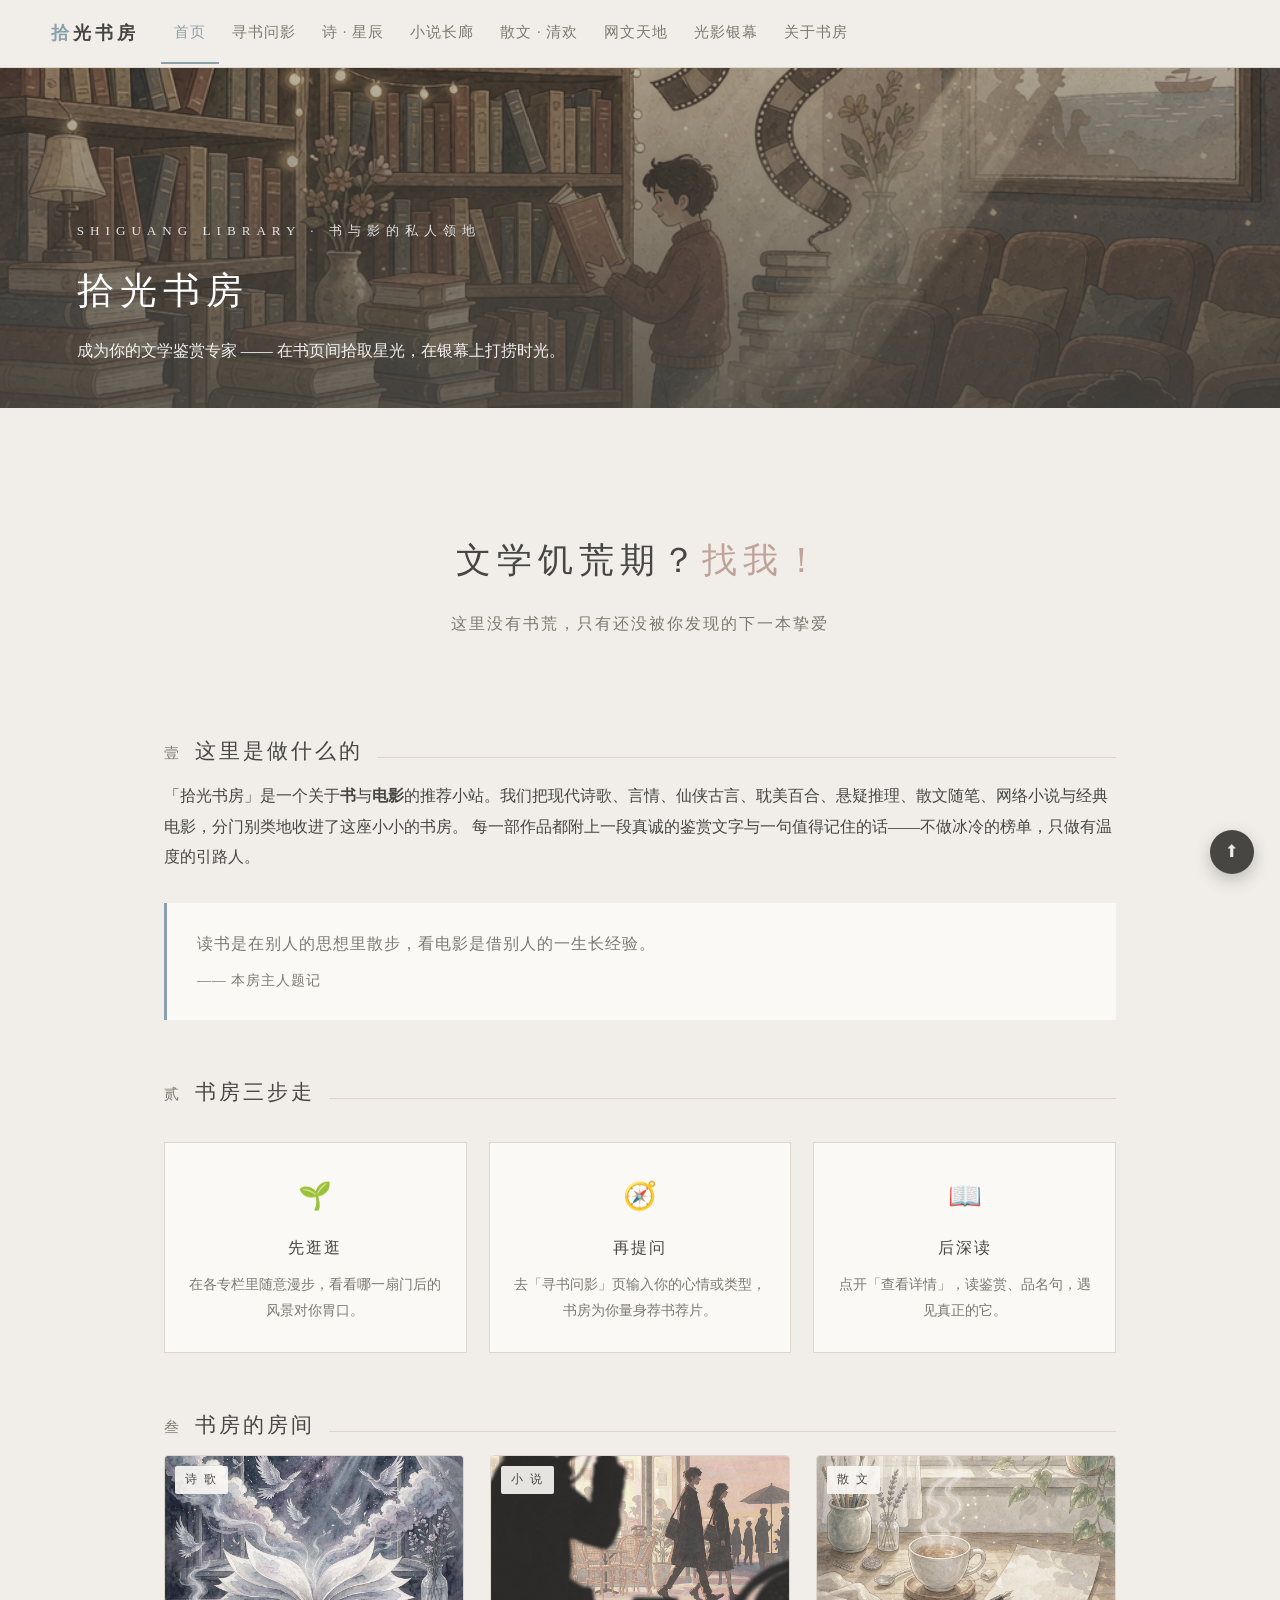
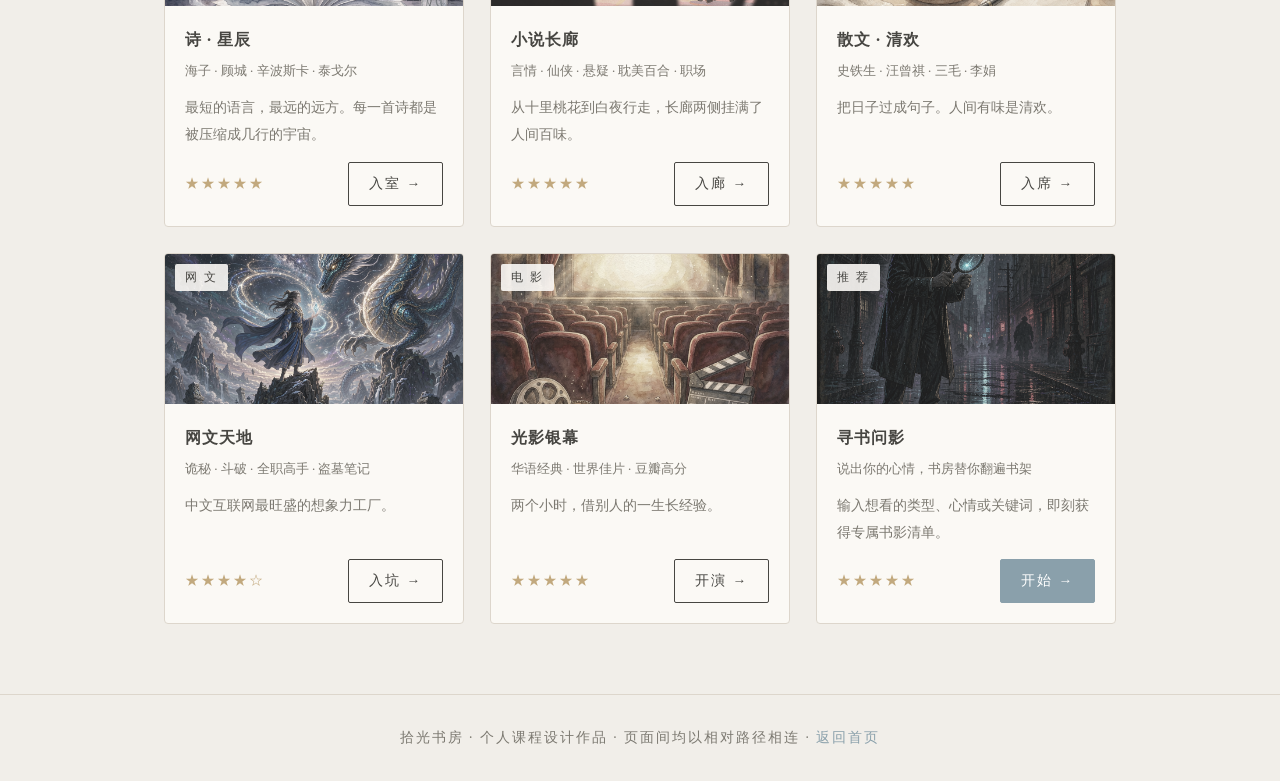
<file: index.html>
<!DOCTYPE html>
<html lang="zh-CN">
<head>
<meta charset="UTF-8">
<meta name="viewport" content="width=device-width, initial-scale=1.0">
<title>拾光书房 · 文学饥荒期？找我！</title>
<link rel="stylesheet" href="style.css">
</head>
<body>

<nav class="nav">
  <div class="logo"><i>拾</i>光书房</div>
  <a class="link active" href="index.html">首页</a>
  <a class="link" href="recommend.html">寻书问影</a>
  <a class="link" href="poetry.html">诗 · 星辰</a>
  <a class="link" href="fiction.html">小说长廊</a>
  <a class="link" href="essay.html">散文 · 清欢</a>
  <a class="link" href="webnovel.html">网文天地</a>
  <a class="link" href="movie.html">光影银幕</a>
  <a class="link" href="about.html">关于书房</a>
</nav>

<header class="hero">
  <img class="bg" src="images/hero.png" alt="书房">
  <div class="hero-text">
    <div class="kicker">SHIGUANG LIBRARY · 书与影的私人领地</div>
    <h1>拾光书房</h1>
    <p>成为你的文学鉴赏专家 —— 在书页间拾取星光，在银幕上打捞时光。</p>
  </div>
</header>

<div class="container">

  <div class="slogan-block">
    <div class="slogan">文学饥荒期？<em>找我！</em></div>
    <div class="sub">这里没有书荒，只有还没被你发现的下一本挚爱</div>
  </div>

  <h2 class="section-title"><span class="no">壹</span>这里是做什么的</h2>
  <p>「拾光书房」是一个关于<b>书</b>与<b>电影</b>的推荐小站。我们把现代诗歌、言情、仙侠古言、耽美百合、悬疑推理、散文随笔、网络小说与经典电影，分门别类地收进了这座小小的书房。
  每一部作品都附上一段真诚的鉴赏文字与一句值得记住的话——不做冰冷的榜单，只做有温度的引路人。</p>
  <div class="quote">
    读书是在别人的思想里散步，看电影是借别人的一生长经验。
    <span class="from">—— 本房主人题记</span>
  </div>

  <h2 class="section-title"><span class="no">贰</span>书房三步走</h2>
  <div class="feature-grid">
    <div class="feature">
      <div class="ico">🌱</div>
      <h3>先逛逛</h3>
      <p>在各专栏里随意漫步，看看哪一扇门后的风景对你胃口。</p>
    </div>
    <div class="feature">
      <div class="ico">🧭</div>
      <h3>再提问</h3>
      <p>去「寻书问影」页输入你的心情或类型，书房为你量身荐书荐片。</p>
    </div>
    <div class="feature">
      <div class="ico">📖</div>
      <h3>后深读</h3>
      <p>点开「查看详情」，读鉴赏、品名句，遇见真正的它。</p>
    </div>
  </div>

  <h2 class="section-title"><span class="no">叁</span>书房的房间</h2>
  <div class="grid">
    <div class="card">
      <div class="cover"><img src="images/poetry.png" alt="诗"><span class="badge">诗 歌</span></div>
      <div class="body"><h3>诗 · 星辰</h3><div class="meta">海子 · 顾城 · 辛波斯卡 · 泰戈尔</div>
      <p>最短的语言，最远的远方。每一首诗都是被压缩成几行的宇宙。</p>
      <div class="foot"><span class="stars">★★★★★</span><a class="btn" href="poetry.html">入室 →</a></div></div>
    </div>
    <div class="card">
      <div class="cover"><img src="images/romance.png" alt="小说"><span class="badge">小 说</span></div>
      <div class="body"><h3>小说长廊</h3><div class="meta">言情 · 仙侠 · 悬疑 · 耽美百合 · 职场</div>
      <p>从十里桃花到白夜行走，长廊两侧挂满了人间百味。</p>
      <div class="foot"><span class="stars">★★★★★</span><a class="btn" href="fiction.html">入廊 →</a></div></div>
    </div>
    <div class="card">
      <div class="cover"><img src="images/essay.png" alt="散文"><span class="badge">散 文</span></div>
      <div class="body"><h3>散文 · 清欢</h3><div class="meta">史铁生 · 汪曾祺 · 三毛 · 李娟</div>
      <p>把日子过成句子。人间有味是清欢。</p>
      <div class="foot"><span class="stars">★★★★★</span><a class="btn" href="essay.html">入席 →</a></div></div>
    </div>
    <div class="card">
      <div class="cover"><img src="images/fantasy.png" alt="网文"><span class="badge">网 文</span></div>
      <div class="body"><h3>网文天地</h3><div class="meta">诡秘 · 斗破 · 全职高手 · 盗墓笔记</div>
      <p>中文互联网最旺盛的想象力工厂。</p>
      <div class="foot"><span class="stars">★★★★☆</span><a class="btn" href="webnovel.html">入坑 →</a></div></div>
    </div>
    <div class="card">
      <div class="cover"><img src="images/movie.png" alt="电影"><span class="badge">电 影</span></div>
      <div class="body"><h3>光影银幕</h3><div class="meta">华语经典 · 世界佳片 · 豆瓣高分</div>
      <p>两个小时，借别人的一生长经验。</p>
      <div class="foot"><span class="stars">★★★★★</span><a class="btn" href="movie.html">开演 →</a></div></div>
    </div>
    <div class="card">
      <div class="cover"><img src="images/mystery.png" alt="寻书"><span class="badge">推 荐</span></div>
      <div class="body"><h3>寻书问影</h3><div class="meta">说出你的心情，书房替你翻遍书架</div>
      <p>输入想看的类型、心情或关键词，即刻获得专属书影清单。</p>
      <div class="foot"><span class="stars">★★★★★</span><a class="btn solid" href="recommend.html">开始 →</a></div></div>
    </div>
  </div>
</div>

<footer>
  拾光书房 · 个人课程设计作品 · 页面间均以相对路径相连 · <a href="index.html">返回首页</a>
</footer>
<a class="top-btn" href="#" title="回到顶部">⬆</a>

</body>
</html>
</file>
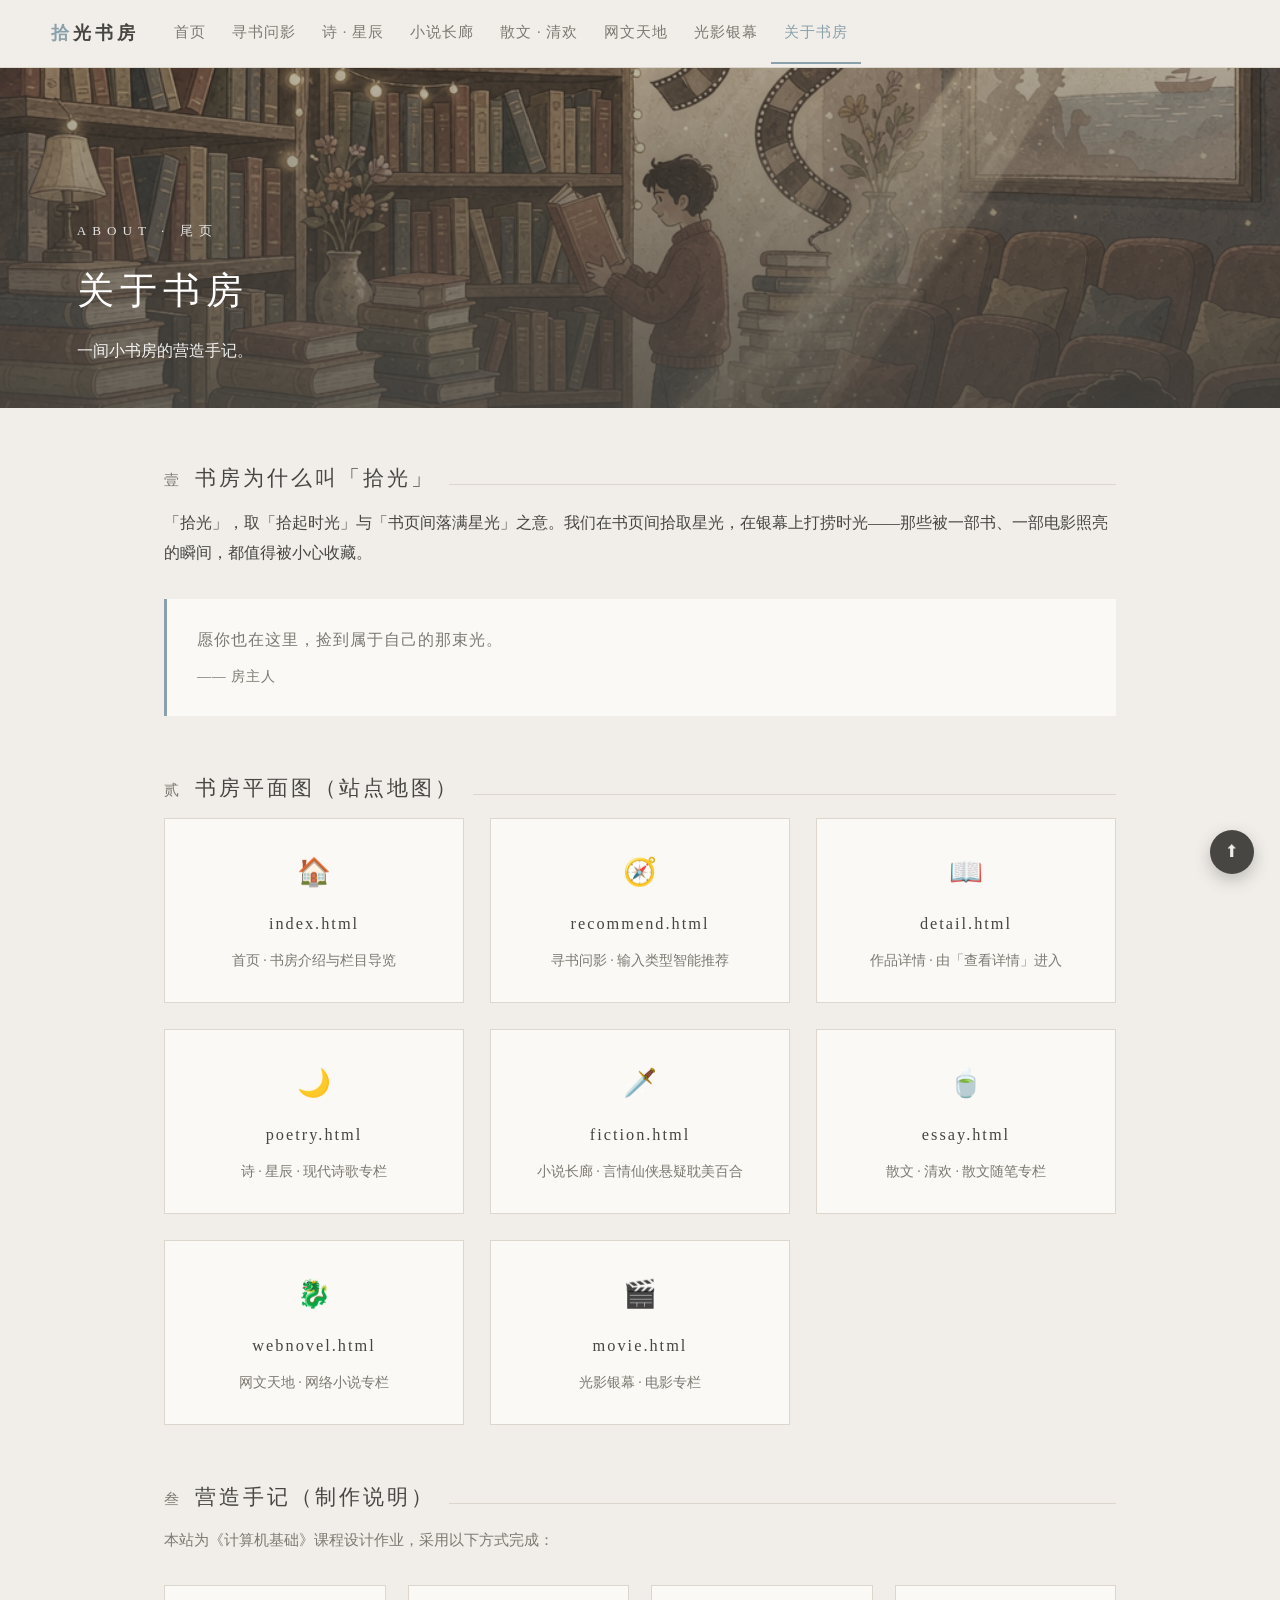
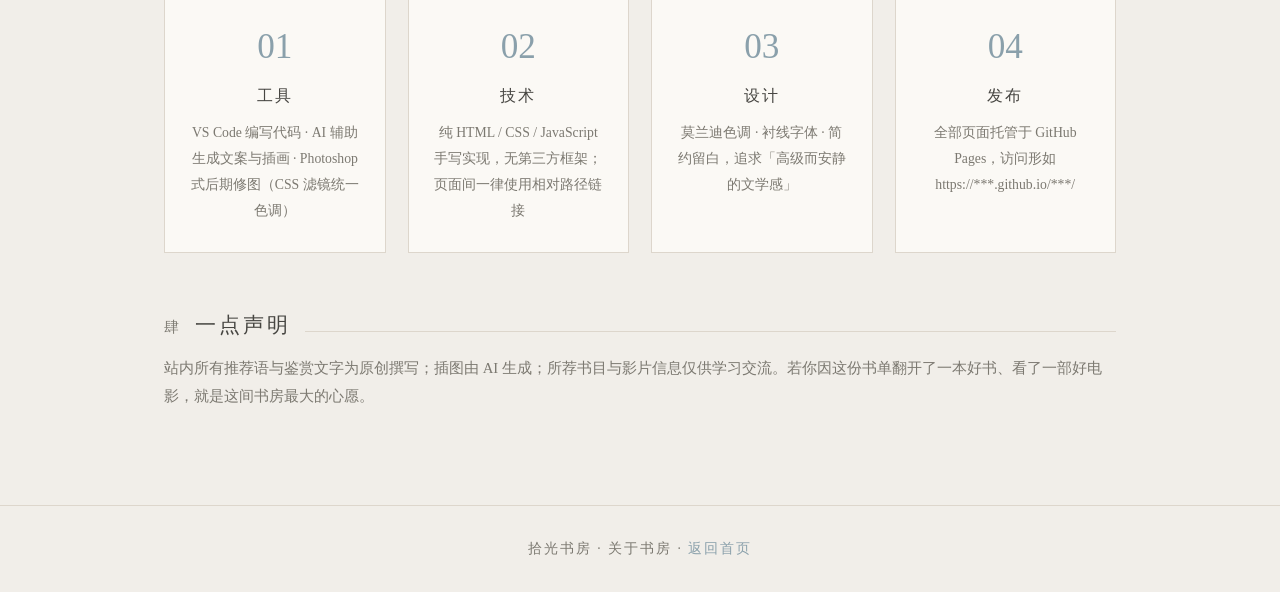
<file: about.html>
<!DOCTYPE html>
<html lang="zh-CN">
<head>
<meta charset="UTF-8">
<meta name="viewport" content="width=device-width, initial-scale=1.0">
<title>关于书房 · 拾光书房</title>
<link rel="stylesheet" href="style.css">
</head>
<body>

<nav class="nav">
  <div class="logo"><i>拾</i>光书房</div>
  <a class="link" href="index.html">首页</a>
  <a class="link" href="recommend.html">寻书问影</a>
  <a class="link" href="poetry.html">诗 · 星辰</a>
  <a class="link" href="fiction.html">小说长廊</a>
  <a class="link" href="essay.html">散文 · 清欢</a>
  <a class="link" href="webnovel.html">网文天地</a>
  <a class="link" href="movie.html">光影银幕</a>
  <a class="link active" href="about.html">关于书房</a>
</nav>

<header class="hero">
  <img class="bg" src="images/hero.png" alt="关于书房">
  <div class="hero-text">
    <div class="kicker">ABOUT · 尾页</div>
    <h1>关于书房</h1>
    <p>一间小书房的营造手记。</p>
  </div>
</header>

<div class="container">

  <h2 class="section-title"><span class="no">壹</span>书房为什么叫「拾光」</h2>
  <p>「拾光」，取「拾起时光」与「书页间落满星光」之意。我们在书页间拾取星光，在银幕上打捞时光——那些被一部书、一部电影照亮的瞬间，都值得被小心收藏。</p>
  <div class="quote">愿你也在这里，捡到属于自己的那束光。<span class="from">—— 房主人</span></div>

  <h2 class="section-title"><span class="no">贰</span>书房平面图（站点地图）</h2>
  <div class="grid">
    <div class="feature"><div class="ico">🏠</div><h3>index.html</h3><p>首页 · 书房介绍与栏目导览</p></div>
    <div class="feature"><div class="ico">🧭</div><h3>recommend.html</h3><p>寻书问影 · 输入类型智能推荐</p></div>
    <div class="feature"><div class="ico">📖</div><h3>detail.html</h3><p>作品详情 · 由「查看详情」进入</p></div>
    <div class="feature"><div class="ico">🌙</div><h3>poetry.html</h3><p>诗 · 星辰 · 现代诗歌专栏</p></div>
    <div class="feature"><div class="ico">🗡️</div><h3>fiction.html</h3><p>小说长廊 · 言情仙侠悬疑耽美百合</p></div>
    <div class="feature"><div class="ico">🍵</div><h3>essay.html</h3><p>散文 · 清欢 · 散文随笔专栏</p></div>
    <div class="feature"><div class="ico">🐉</div><h3>webnovel.html</h3><p>网文天地 · 网络小说专栏</p></div>
    <div class="feature"><div class="ico">🎬</div><h3>movie.html</h3><p>光影银幕 · 电影专栏</p></div>
  </div>

  <h2 class="section-title"><span class="no">叁</span>营造手记（制作说明）</h2>
  <p class="section-sub">本站为《计算机基础》课程设计作业，采用以下方式完成：</p>
  <div class="feature-grid">
    <div class="feature"><div class="num">01</div><h3>工具</h3><p>VS Code 编写代码 · AI 辅助生成文案与插画 · Photoshop 式后期修图（CSS 滤镜统一色调）</p></div>
    <div class="feature"><div class="num">02</div><h3>技术</h3><p>纯 HTML / CSS / JavaScript 手写实现，无第三方框架；页面间一律使用相对路径链接</p></div>
    <div class="feature"><div class="num">03</div><h3>设计</h3><p>莫兰迪色调 · 衬线字体 · 简约留白，追求「高级而安静的文学感」</p></div>
    <div class="feature"><div class="num">04</div><h3>发布</h3><p>全部页面托管于 GitHub Pages，访问形如 https://***.github.io/***/</p></div>
  </div>

  <h2 class="section-title"><span class="no">肆</span>一点声明</h2>
  <p class="section-sub">站内所有推荐语与鉴赏文字为原创撰写；插图由 AI 生成；所荐书目与影片信息仅供学习交流。若你因这份书单翻开了一本好书、看了一部好电影，就是这间书房最大的心愿。</p>

</div>

<footer>
  拾光书房 · 关于书房 · <a href="index.html">返回首页</a>
</footer>
<a class="top-btn" href="#" title="回到顶部">⬆</a>

</body>
</html>
</file>
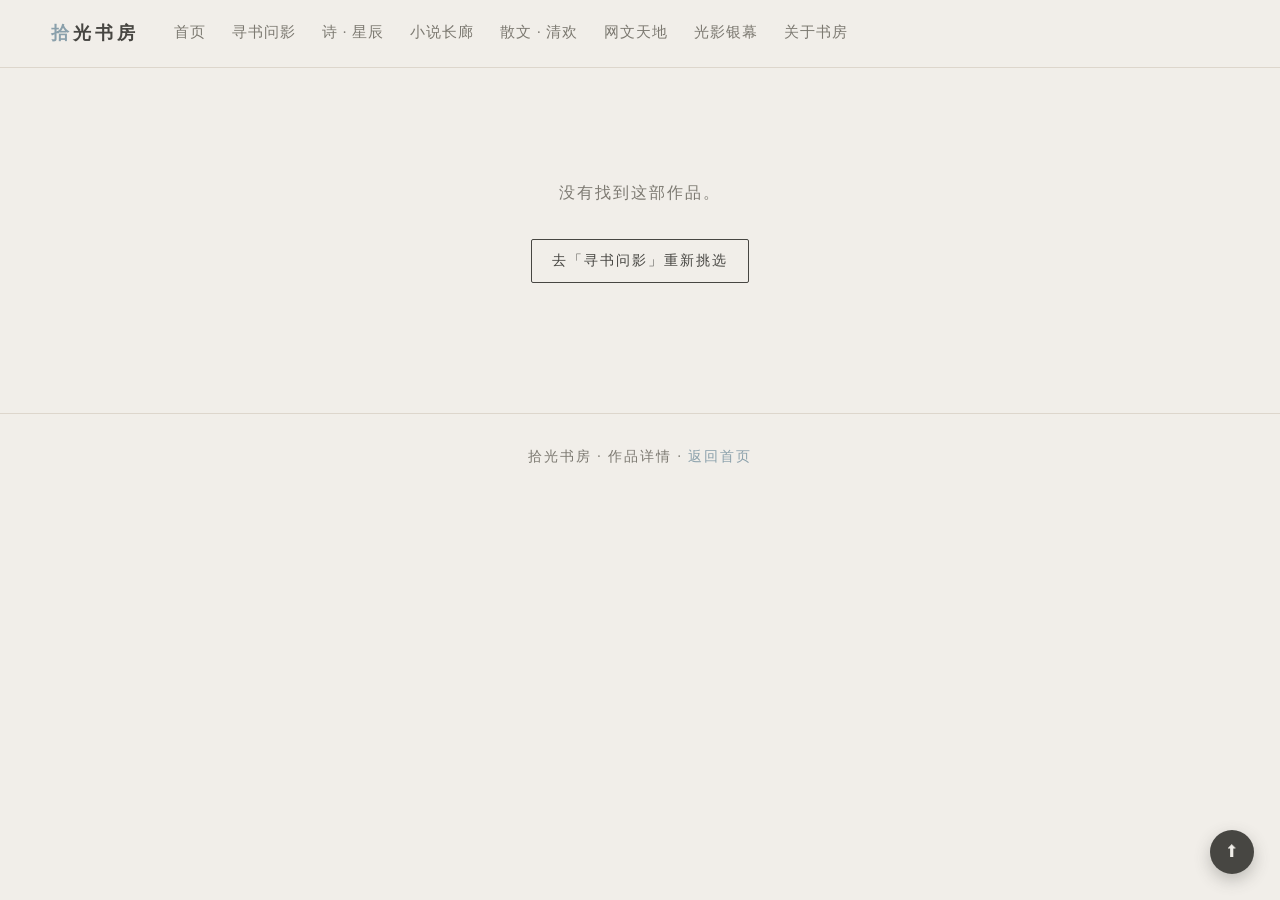
<file: detail.html>
<!DOCTYPE html>
<html lang="zh-CN">
<head>
<meta charset="UTF-8">
<meta name="viewport" content="width=device-width, initial-scale=1.0">
<title>作品详情 · 拾光书房</title>
<link rel="stylesheet" href="style.css">
</head>
<body>

<nav class="nav">
  <div class="logo"><i>拾</i>光书房</div>
  <a class="link" href="index.html">首页</a>
  <a class="link" href="recommend.html">寻书问影</a>
  <a class="link" href="poetry.html">诗 · 星辰</a>
  <a class="link" href="fiction.html">小说长廊</a>
  <a class="link" href="essay.html">散文 · 清欢</a>
  <a class="link" href="webnovel.html">网文天地</a>
  <a class="link" href="movie.html">光影银幕</a>
  <a class="link" href="about.html">关于书房</a>
</nav>

<div class="container" id="detail-box">
  <div class="empty">正在为你翻开这一页……</div>
</div>

<footer>
  拾光书房 · 作品详情 · <a href="index.html">返回首页</a>
</footer>
<a class="top-btn" href="#" title="回到顶部">⬆</a>

<script src="data.js"></script>
<script src="script.js"></script>
<script>
var params = new URLSearchParams(location.search);
var id = params.get("id");
var it = DB.find(function (x) { return x.id === id; });
var box = document.getElementById("detail-box");

if (!it) {
  box.innerHTML = '<div class="empty">没有找到这部作品。<br><br><a class="btn" href="recommend.html">去「寻书问影」重新挑选</a></div>';
} else {
  var tagHtml = it.tags.map(function (t, i) { return '<span class="tag c' + ((i % 4) + 1) + '">' + t + '</span>'; }).join("");
  var similar = DB.filter(function (x) { return x.cat === it.cat && x.id !== it.id; }).slice(0, 4);
  var simHtml = similar.map(cardHtml).join("");

  box.innerHTML =
    '<div class="detail-head">' +
      '<div class="detail-cover"><img src="' + coverOf(it) + '" alt="' + it.title + '"></div>' +
      '<div class="detail-info">' +
        '<div class="cat-line">' + CAT_NAME[it.cat] + ' · ' + KIND_NAME[it.kind] + '</div>' +
        '<h1>' + it.title + '</h1>' +
        '<div class="meta">' + it.author + ' ｜ <span class="stars">' + starsHtml(it.rating) + '</span></div>' +
        '<div class="tags">' + tagHtml + '</div>' +
        '<div class="block-title">作品简介</div>' +
        '<p class="desc">' + it.intro + '</p>' +
        '<div class="block-title">值得记住的一句话</div>' +
        '<div class="quote" style="margin-top:0;">' + it.quote + '</div>' +
        '<div class="block-title">书房荐语</div>' +
        '<p class="desc">' + it.reason + '</p>' +
        '<div class="back-line"><a class="btn" href="javascript:history.back()">← 返回上一页</a>　<a class="btn solid" href="recommend.html">继续寻书问影 →</a></div>' +
      '</div>' +
    '</div>' +
    '<h2 class="section-title"><span class="no">荐</span>同类书影 · 也许你也喜欢</h2>' +
    '<div class="grid">' + simHtml + '</div>';

  document.title = it.title + " · 拾光书房";
}
</script>

</body>
</html>
</file>
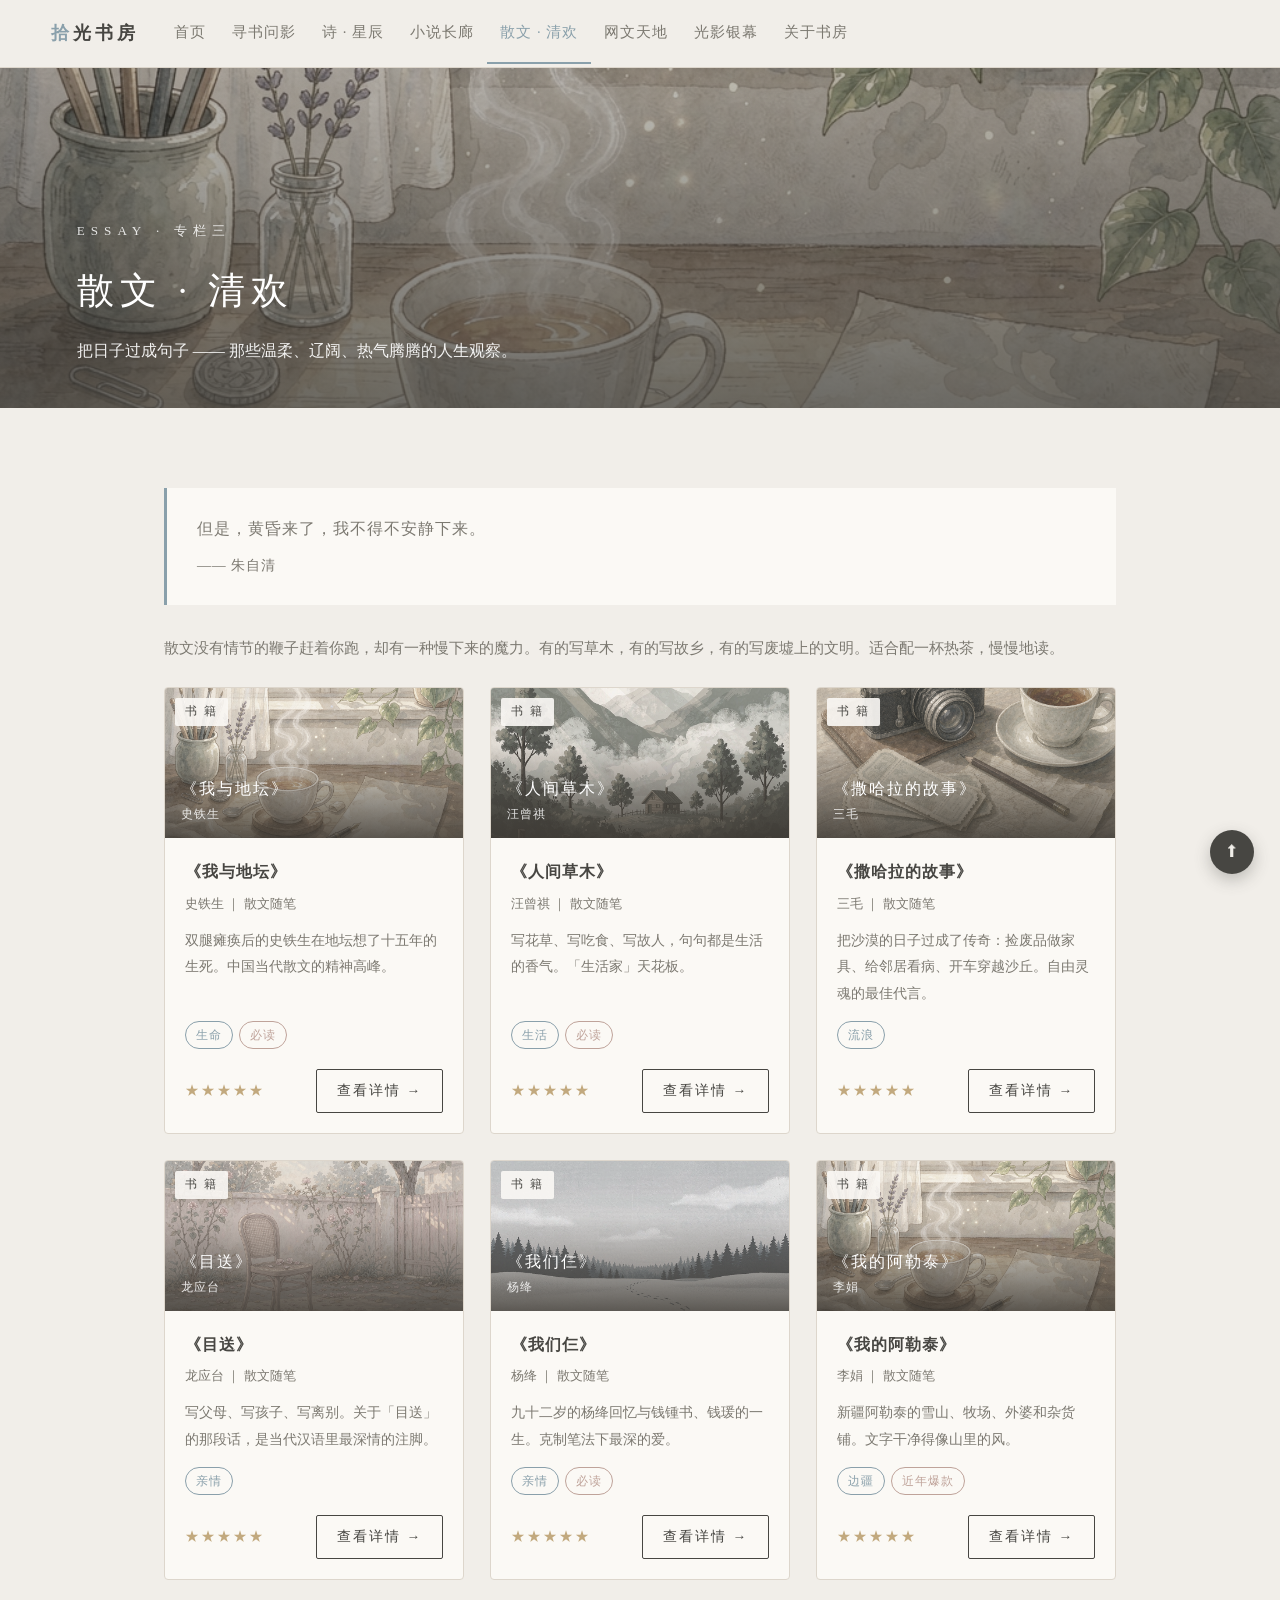
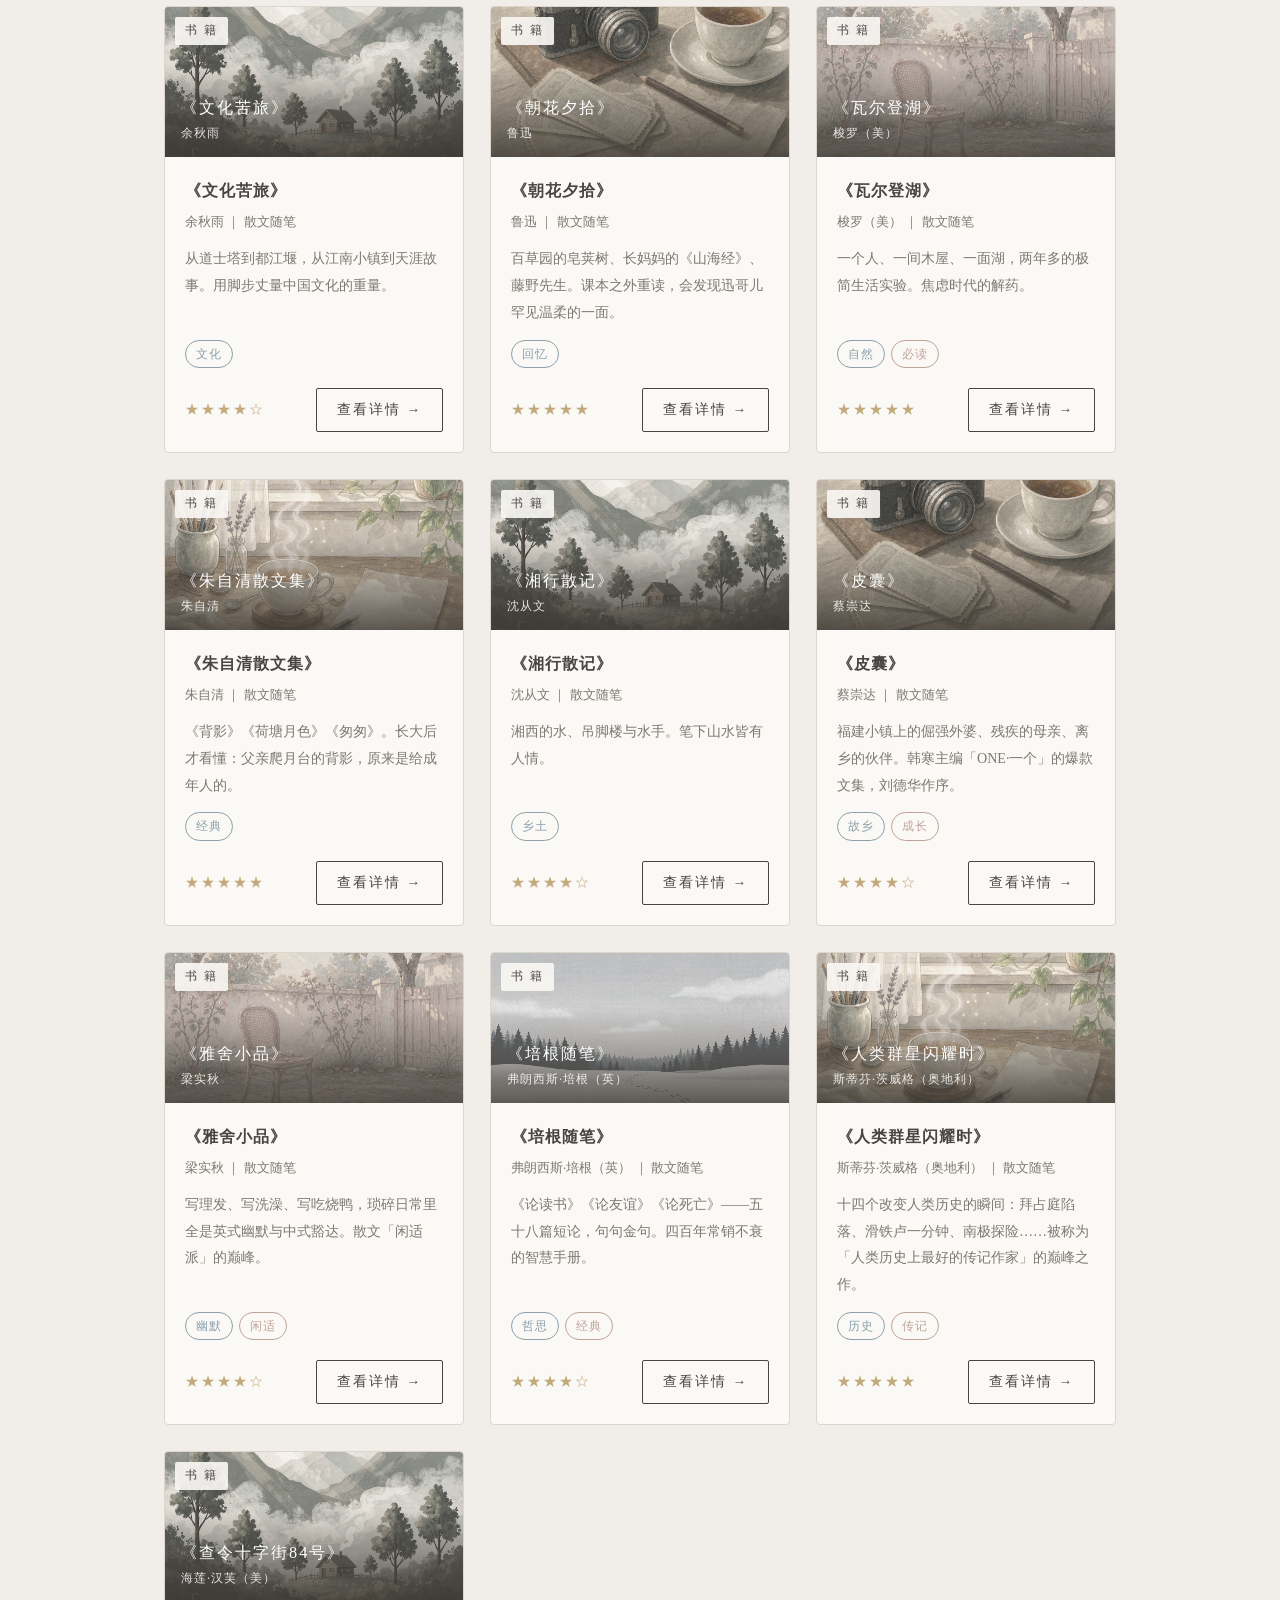
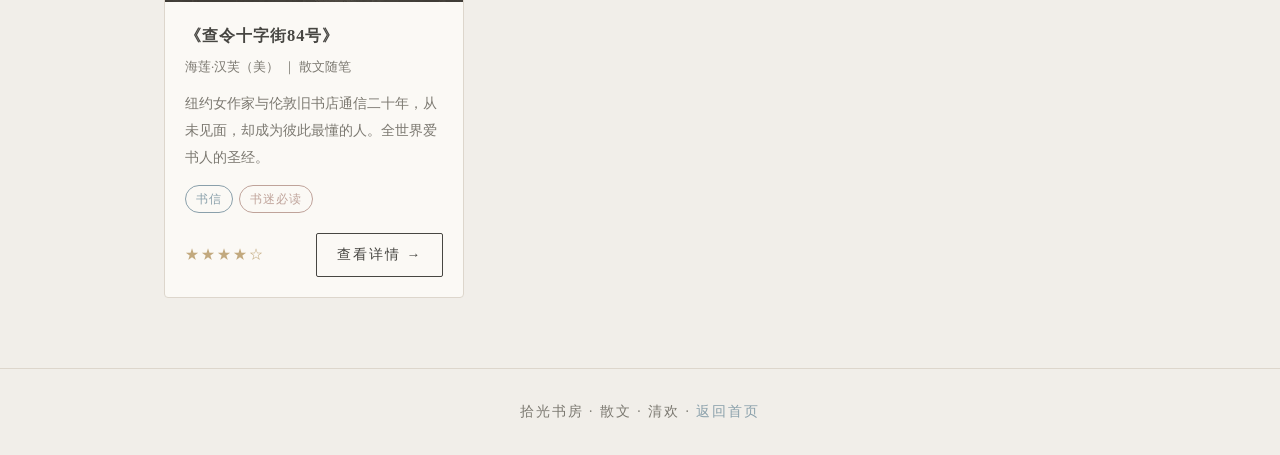
<file: essay.html>
<!DOCTYPE html>
<html lang="zh-CN">
<head>
<meta charset="UTF-8">
<meta name="viewport" content="width=device-width, initial-scale=1.0">
<title>散文 · 清欢 · 拾光书房</title>
<link rel="stylesheet" href="style.css">
</head>
<body>

<nav class="nav">
  <div class="logo"><i>拾</i>光书房</div>
  <a class="link" href="index.html">首页</a>
  <a class="link" href="recommend.html">寻书问影</a>
  <a class="link" href="poetry.html">诗 · 星辰</a>
  <a class="link" href="fiction.html">小说长廊</a>
  <a class="link active" href="essay.html">散文 · 清欢</a>
  <a class="link" href="webnovel.html">网文天地</a>
  <a class="link" href="movie.html">光影银幕</a>
  <a class="link" href="about.html">关于书房</a>
</nav>

<header class="hero">
  <img class="bg" src="images/essay.png" alt="散文清欢">
  <div class="hero-text">
    <div class="kicker">ESSAY · 专栏三</div>
    <h1>散文 · 清欢</h1>
    <p>把日子过成句子 —— 那些温柔、辽阔、热气腾腾的人生观察。</p>
  </div>
</header>

<div class="container">
  <div class="quote">但是，黄昏来了，我不得不安静下来。<span class="from">—— 朱自清</span></div>
  <p class="section-sub">散文没有情节的鞭子赶着你跑，却有一种慢下来的魔力。有的写草木，有的写故乡，有的写废墟上的文明。适合配一杯热茶，慢慢地读。</p>
  <div class="grid" id="essay-list"></div>
</div>

<footer>
  拾光书房 · 散文 · 清欢 · <a href="index.html">返回首页</a>
</footer>
<a class="top-btn" href="#" title="回到顶部">⬆</a>

<script src="data.js"></script>
<script src="script.js"></script>
<script>renderCategory("essay", "essay-list");</script>

</body>
</html>
</file>
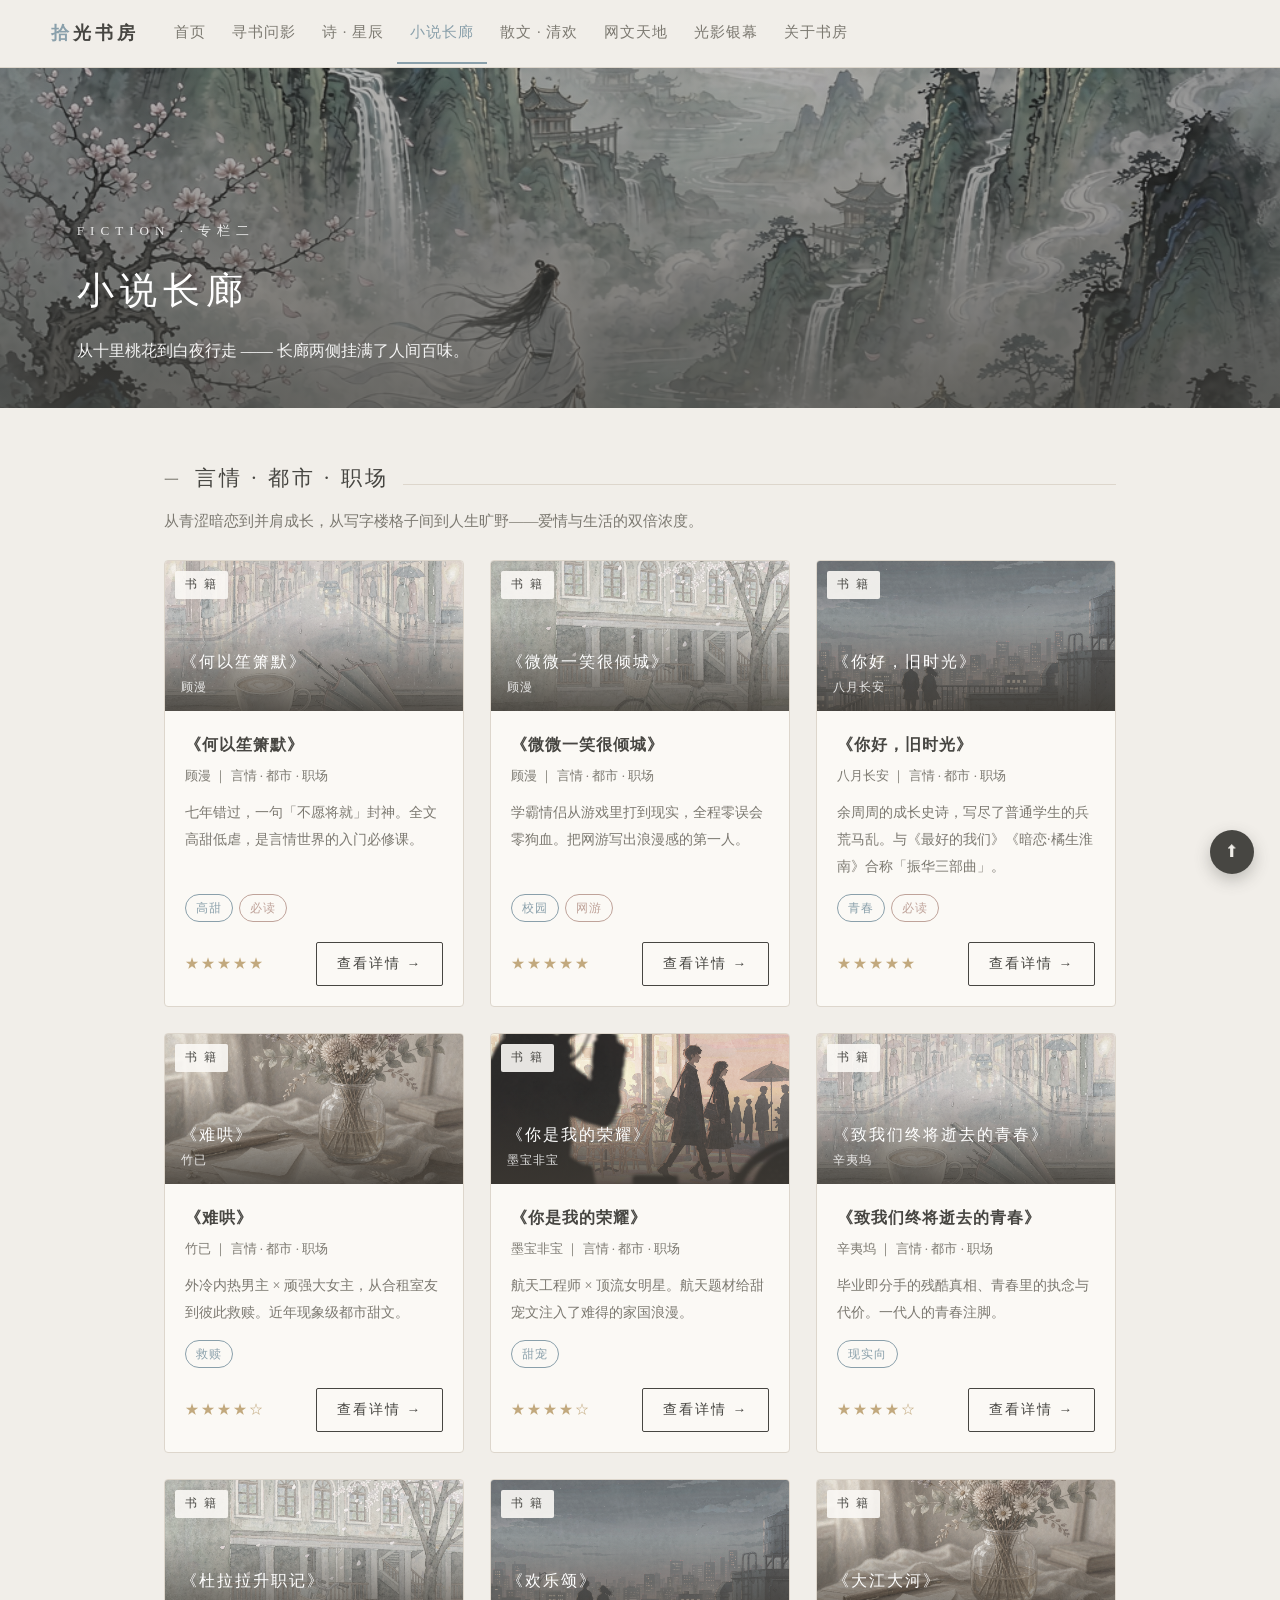
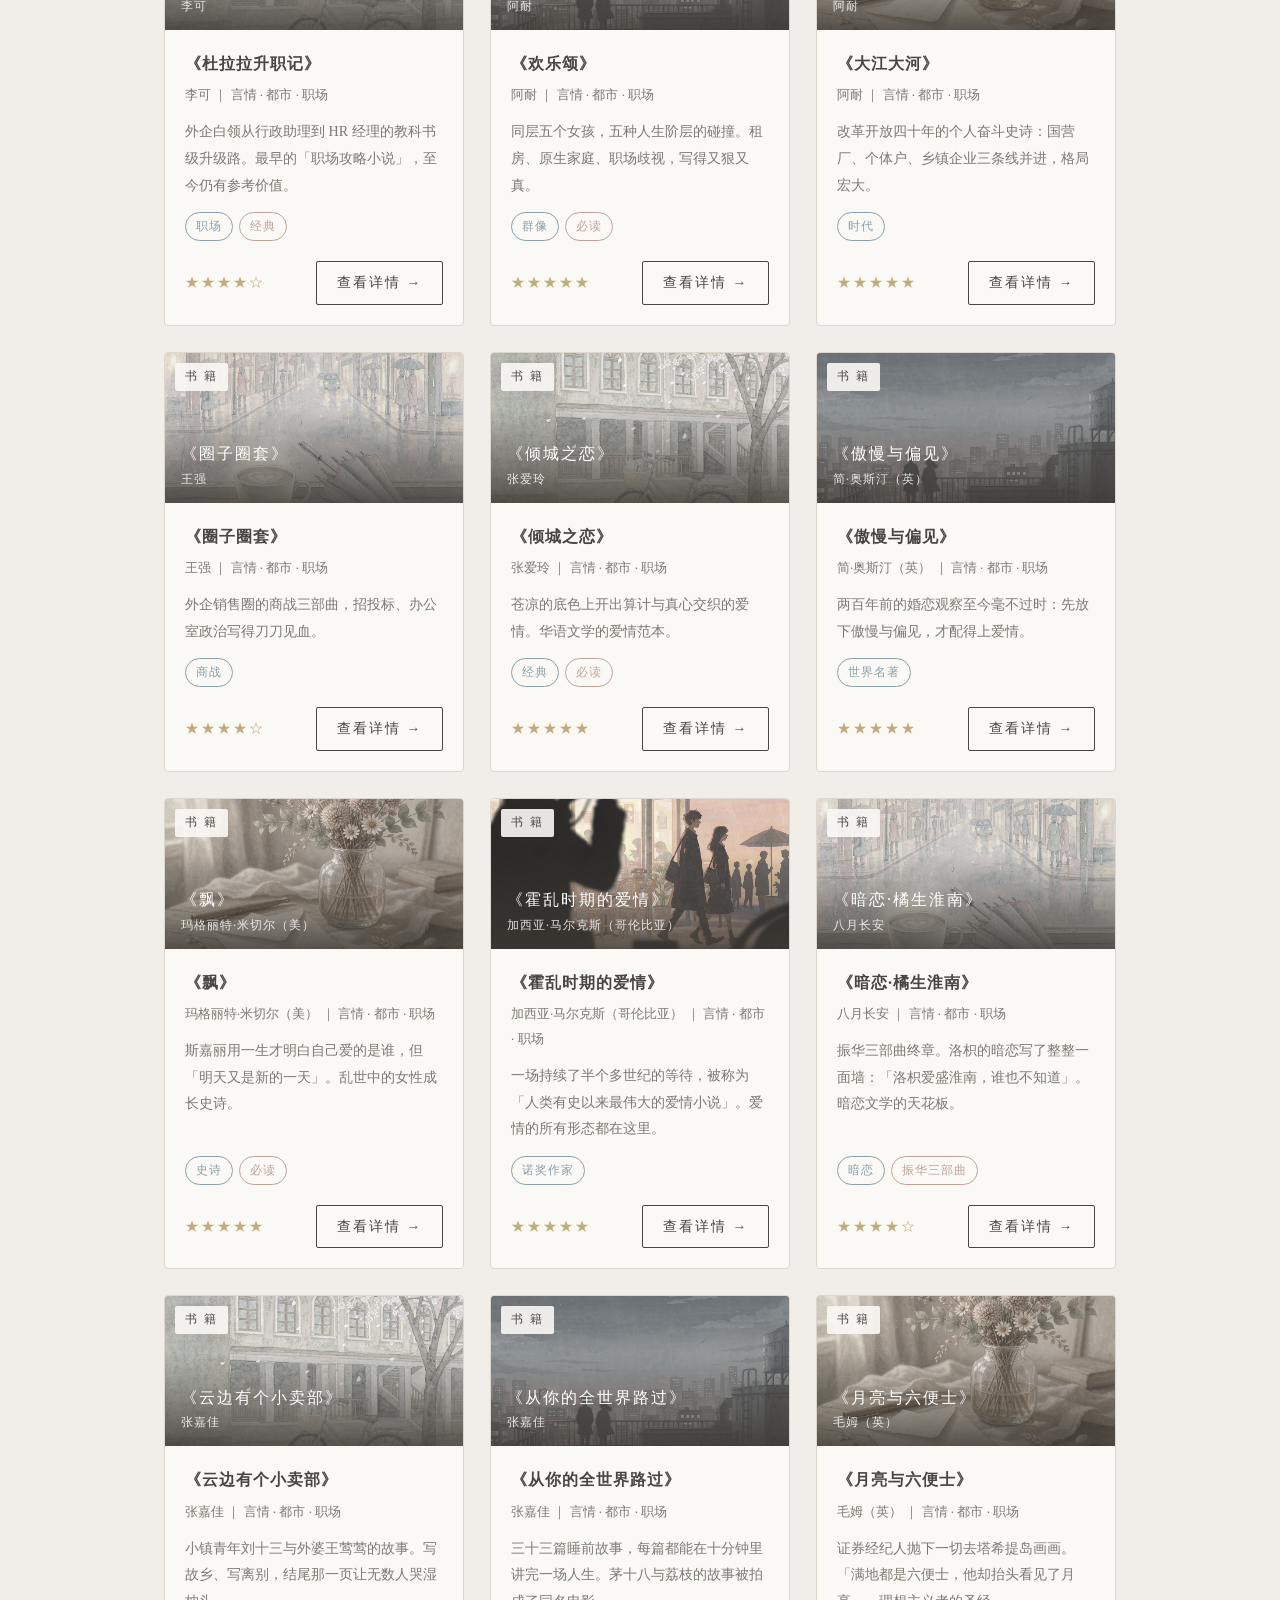
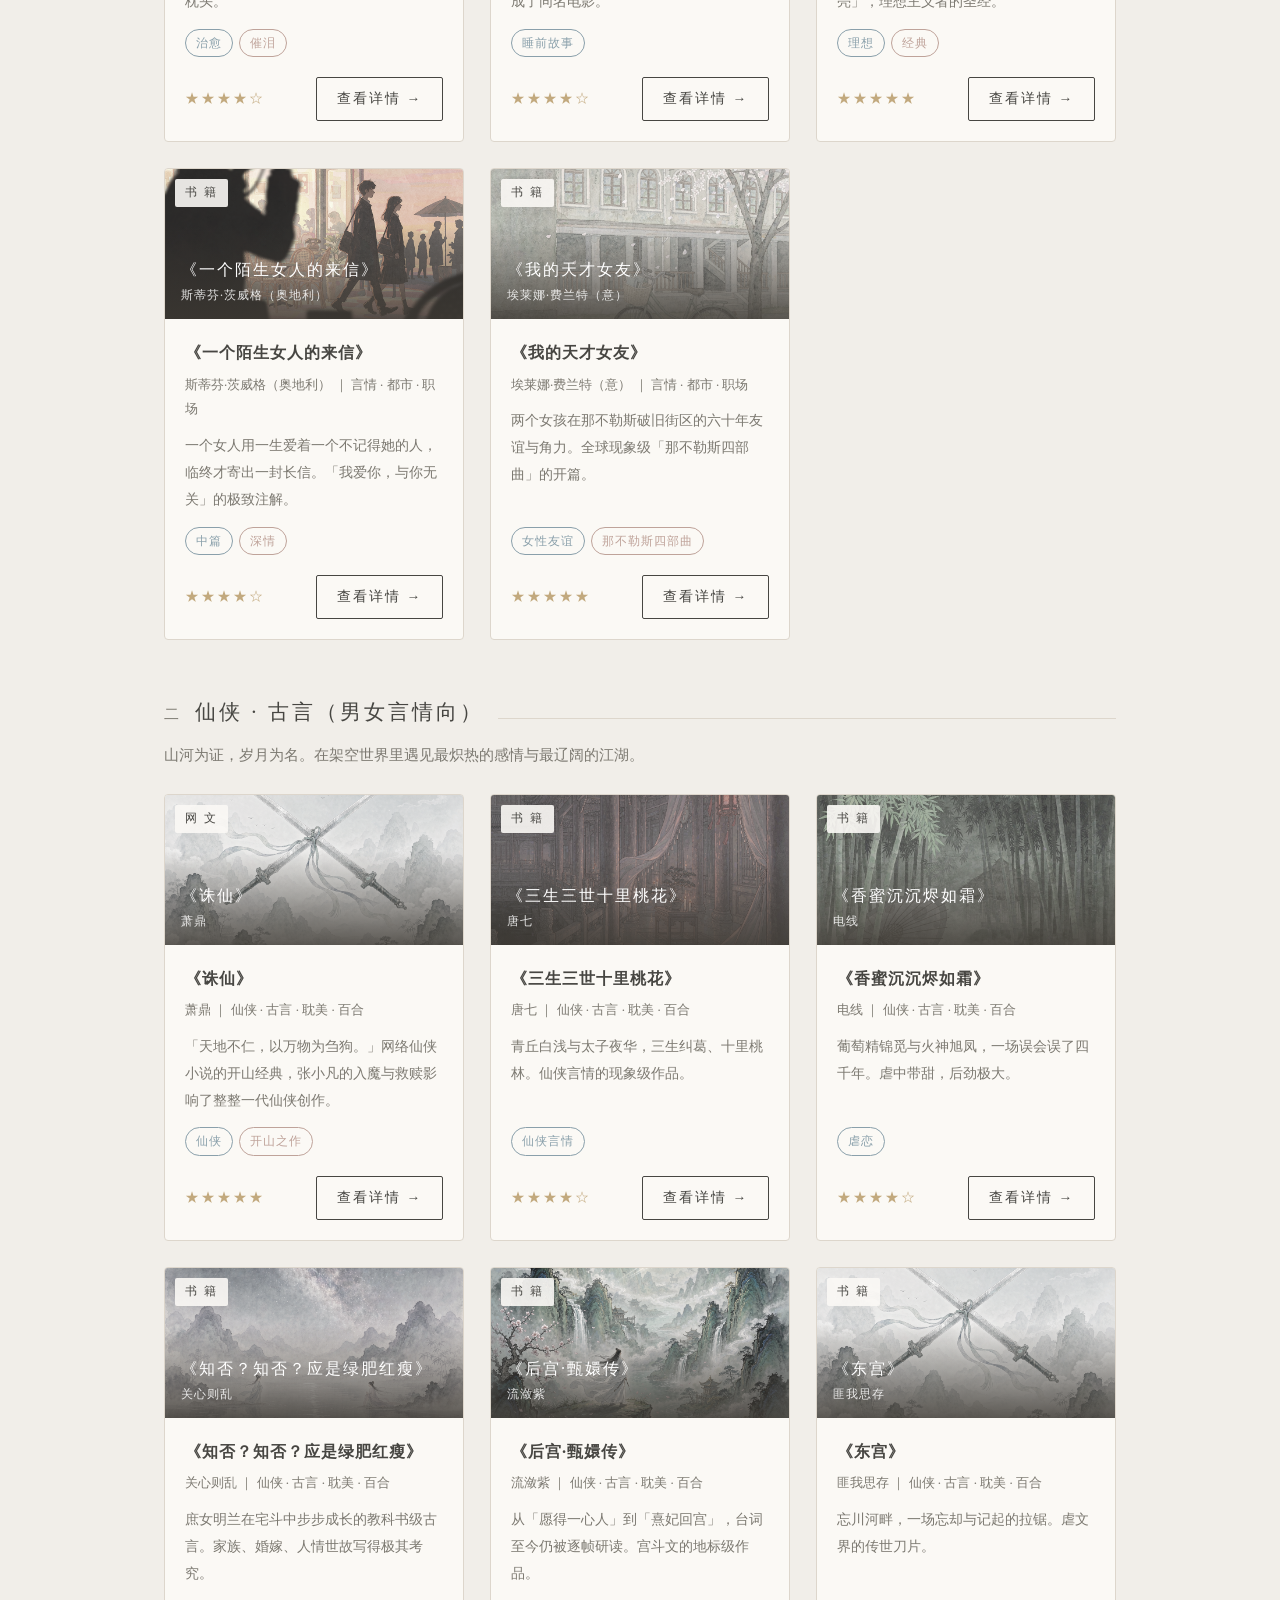
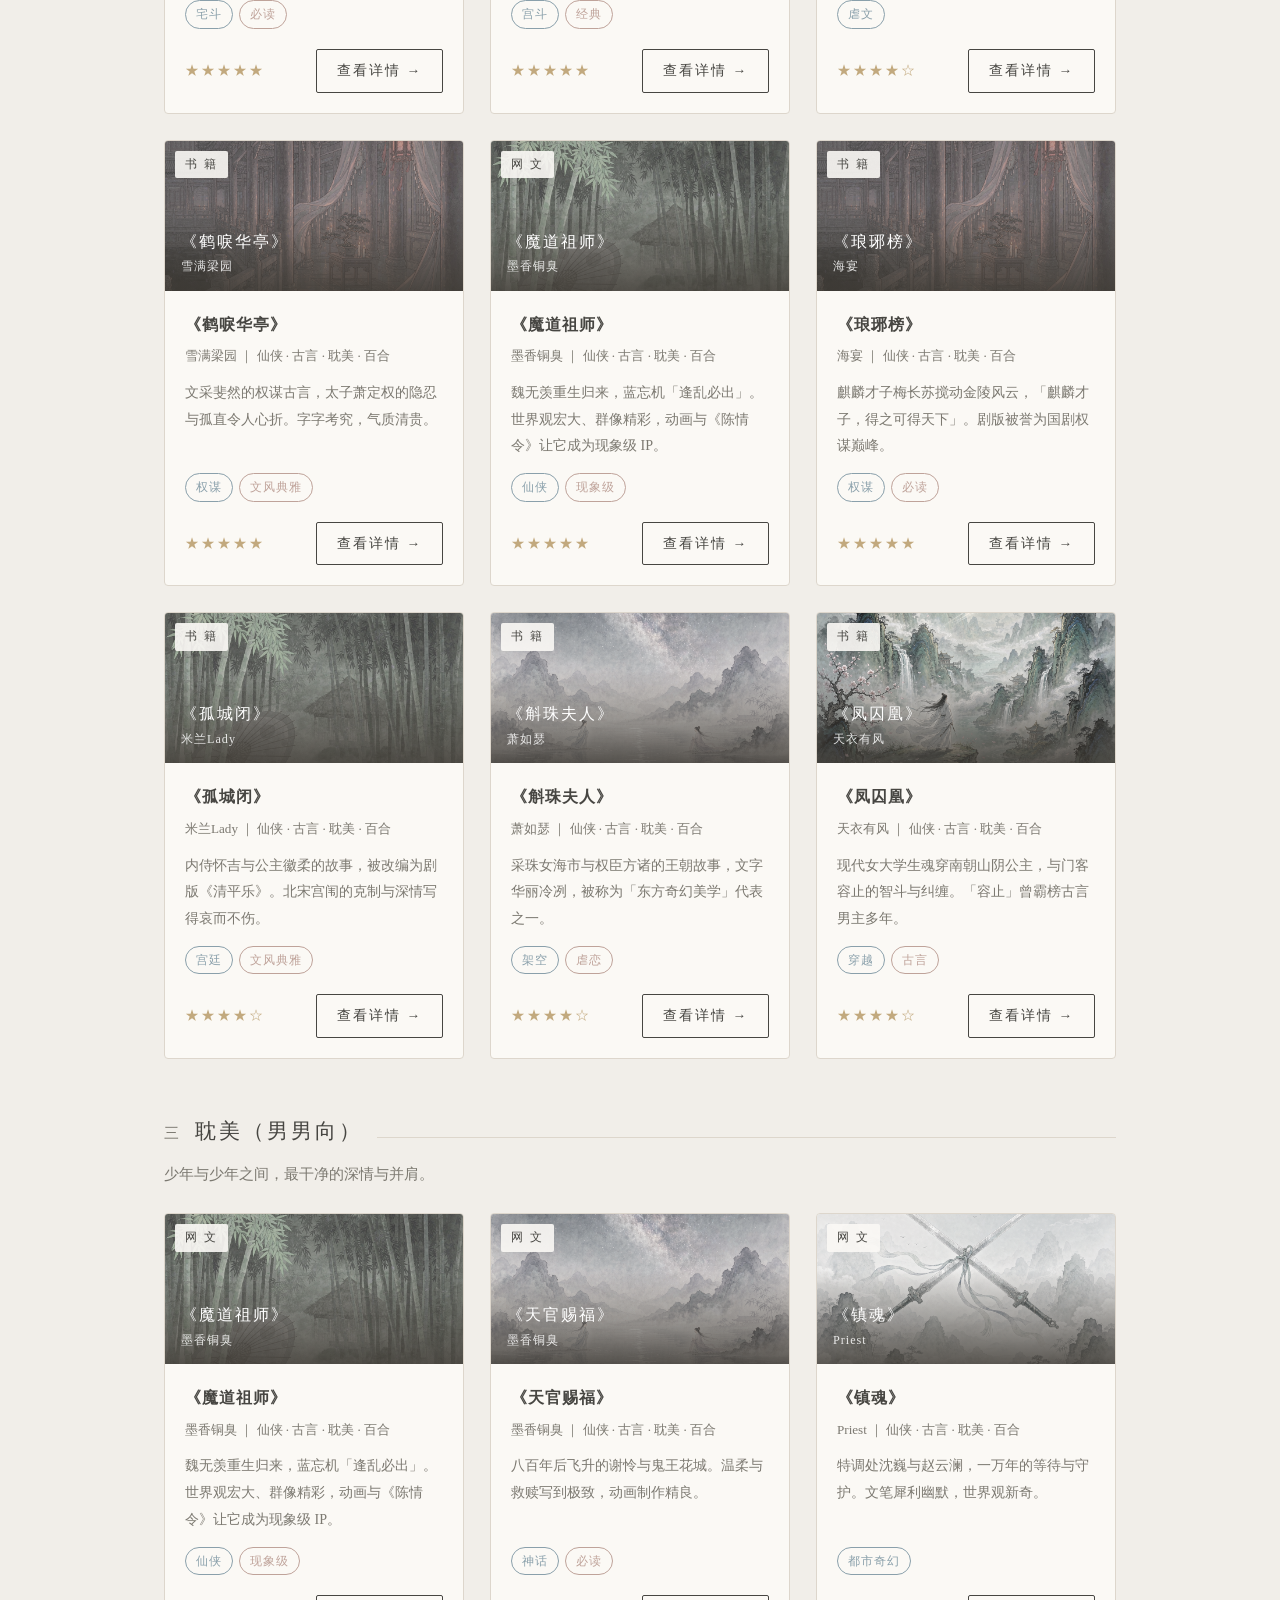
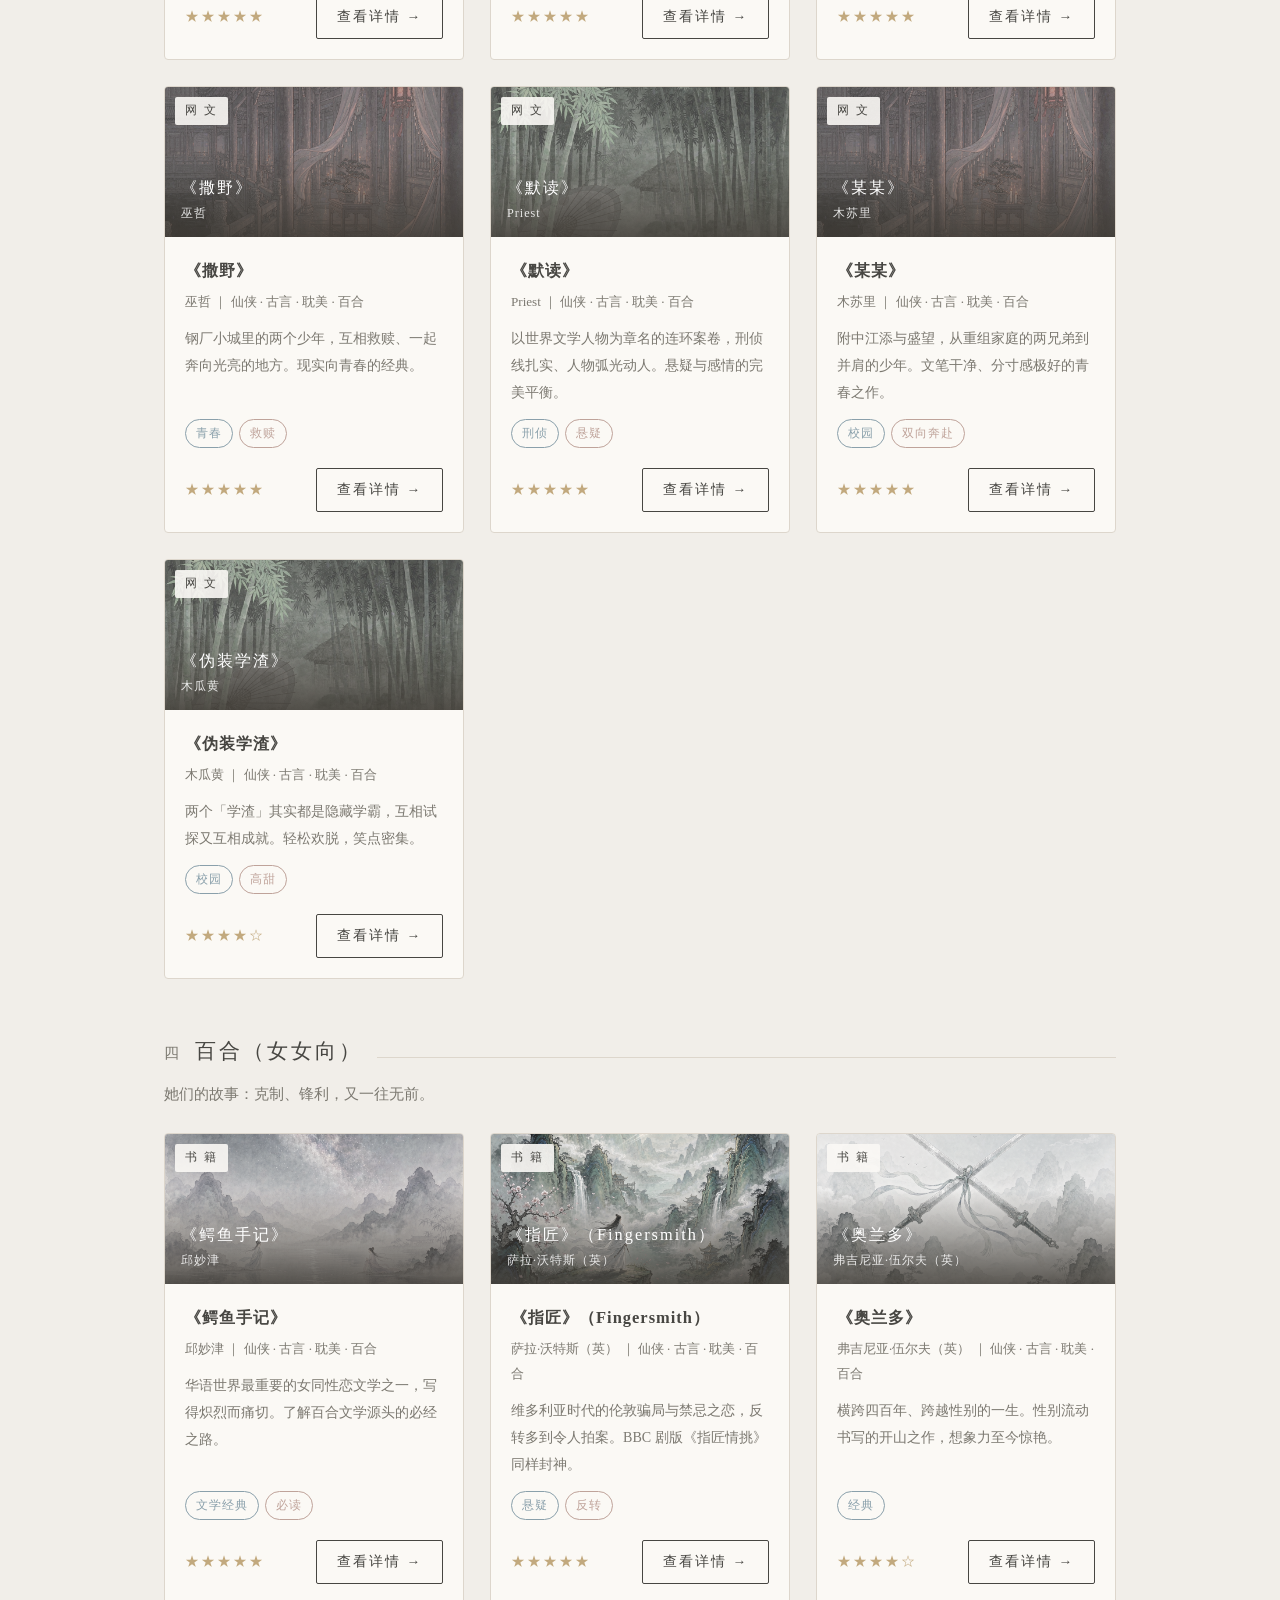
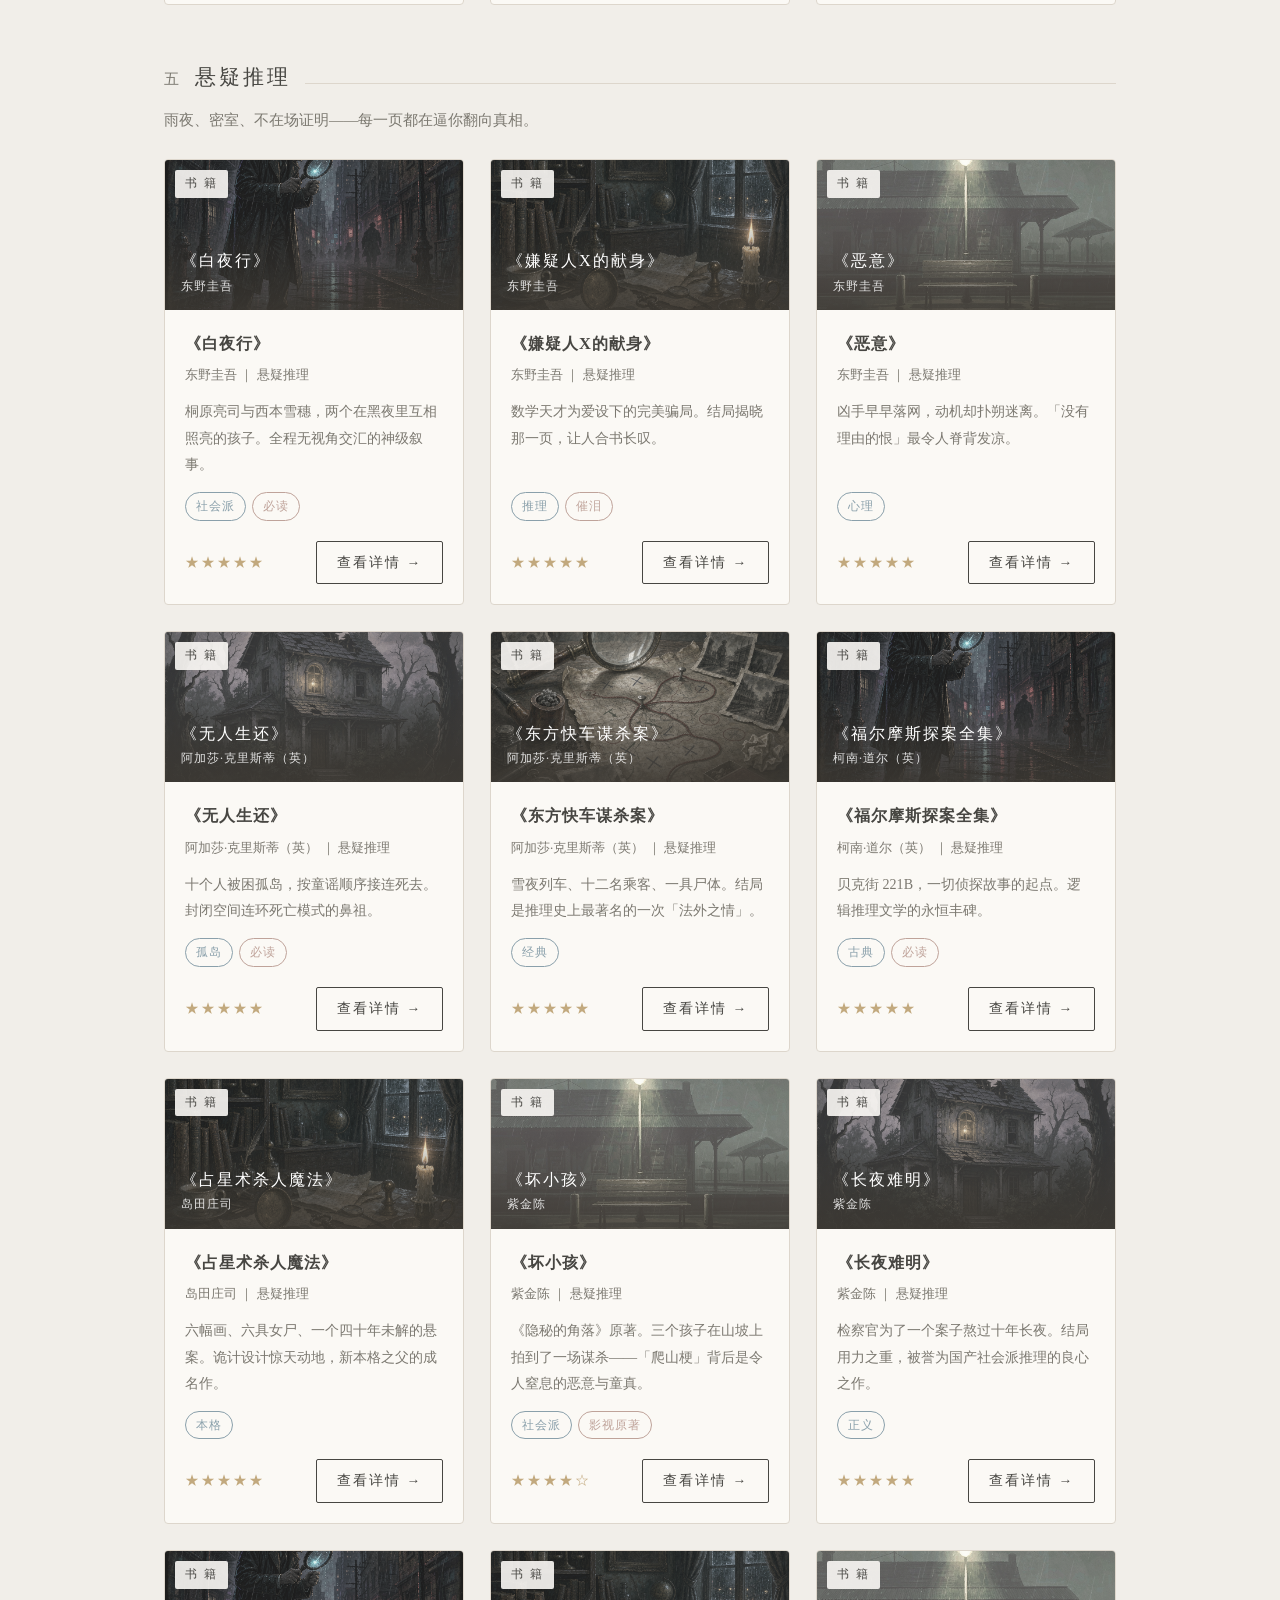
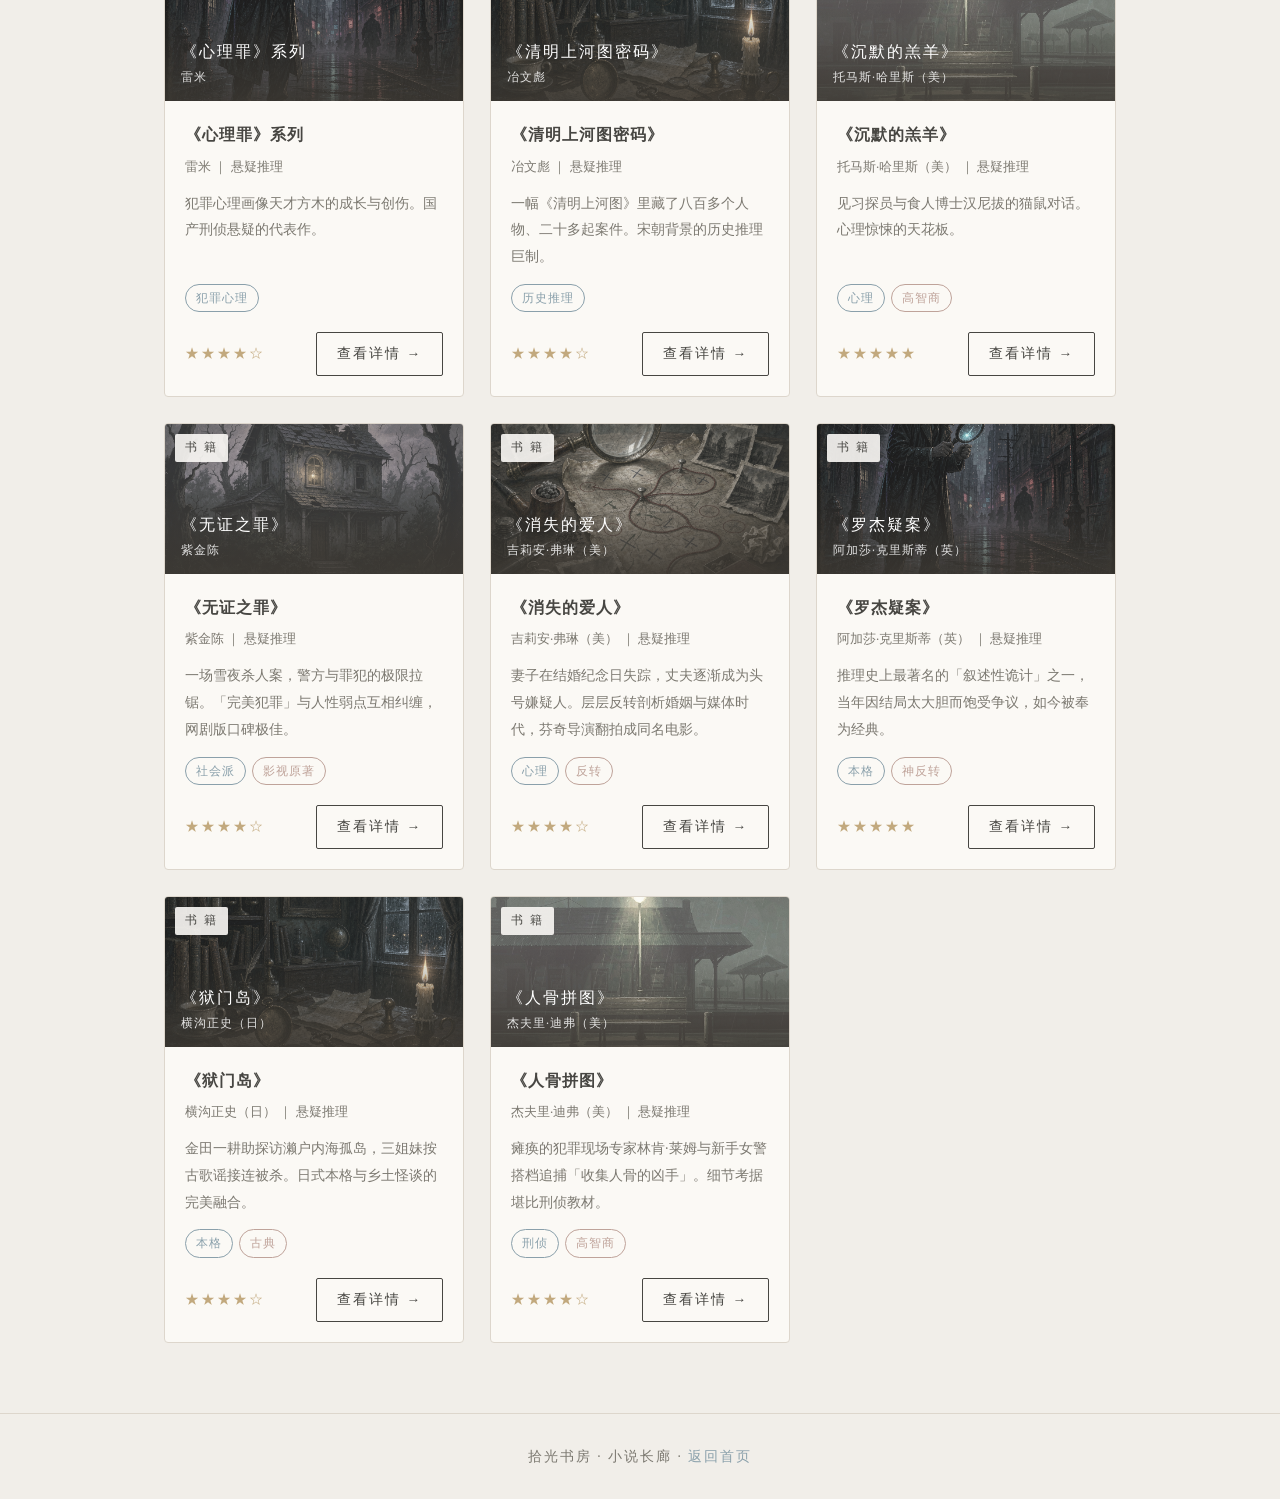
<file: fiction.html>
<!DOCTYPE html>
<html lang="zh-CN">
<head>
<meta charset="UTF-8">
<meta name="viewport" content="width=device-width, initial-scale=1.0">
<title>小说长廊 · 拾光书房</title>
<link rel="stylesheet" href="style.css">
</head>
<body>

<nav class="nav">
  <div class="logo"><i>拾</i>光书房</div>
  <a class="link" href="index.html">首页</a>
  <a class="link" href="recommend.html">寻书问影</a>
  <a class="link" href="poetry.html">诗 · 星辰</a>
  <a class="link active" href="fiction.html">小说长廊</a>
  <a class="link" href="essay.html">散文 · 清欢</a>
  <a class="link" href="webnovel.html">网文天地</a>
  <a class="link" href="movie.html">光影银幕</a>
  <a class="link" href="about.html">关于书房</a>
</nav>

<header class="hero">
  <img class="bg" src="images/xianxia.png" alt="小说长廊">
  <div class="hero-text">
    <div class="kicker">FICTION · 专栏二</div>
    <h1>小说长廊</h1>
    <p>从十里桃花到白夜行走 —— 长廊两侧挂满了人间百味。</p>
  </div>
</header>

<div class="container">

  <h2 class="section-title"><span class="no">一</span>言情 · 都市 · 职场</h2>
  <p class="section-sub">从青涩暗恋到并肩成长，从写字楼格子间到人生旷野——爱情与生活的双倍浓度。</p>
  <div class="grid" id="romance-list"></div>

  <h2 class="section-title"><span class="no">二</span>仙侠 · 古言（男女言情向）</h2>
  <p class="section-sub">山河为证，岁月为名。在架空世界里遇见最炽热的感情与最辽阔的江湖。</p>
  <div class="grid" id="fantasy-list"></div>

  <h2 class="section-title"><span class="no">三</span>耽美（男男向）</h2>
  <p class="section-sub">少年与少年之间，最干净的深情与并肩。</p>
  <div class="grid" id="danmei-list"></div>

  <h2 class="section-title"><span class="no">四</span>百合（女女向）</h2>
  <p class="section-sub">她们的故事：克制、锋利，又一往无前。</p>
  <div class="grid" id="baihe-list"></div>

  <h2 class="section-title"><span class="no">五</span>悬疑推理</h2>
  <p class="section-sub">雨夜、密室、不在场证明——每一页都在逼你翻向真相。</p>
  <div class="grid" id="mystery-list"></div>

</div>

<footer>
  拾光书房 · 小说长廊 · <a href="index.html">返回首页</a>
</footer>
<a class="top-btn" href="#" title="回到顶部">⬆</a>

<script src="data.js"></script>
<script src="script.js"></script>
<script>
renderCategory("romance", "romance-list");
renderCategory("fantasy", "fantasy-list", ["仙侠", "古言"]);
renderCategory("fantasy", "danmei-list", ["耽美"]);
renderCategory("fantasy", "baihe-list", ["百合"]);
renderCategory("mystery", "mystery-list");
</script>

</body>
</html>
</file>
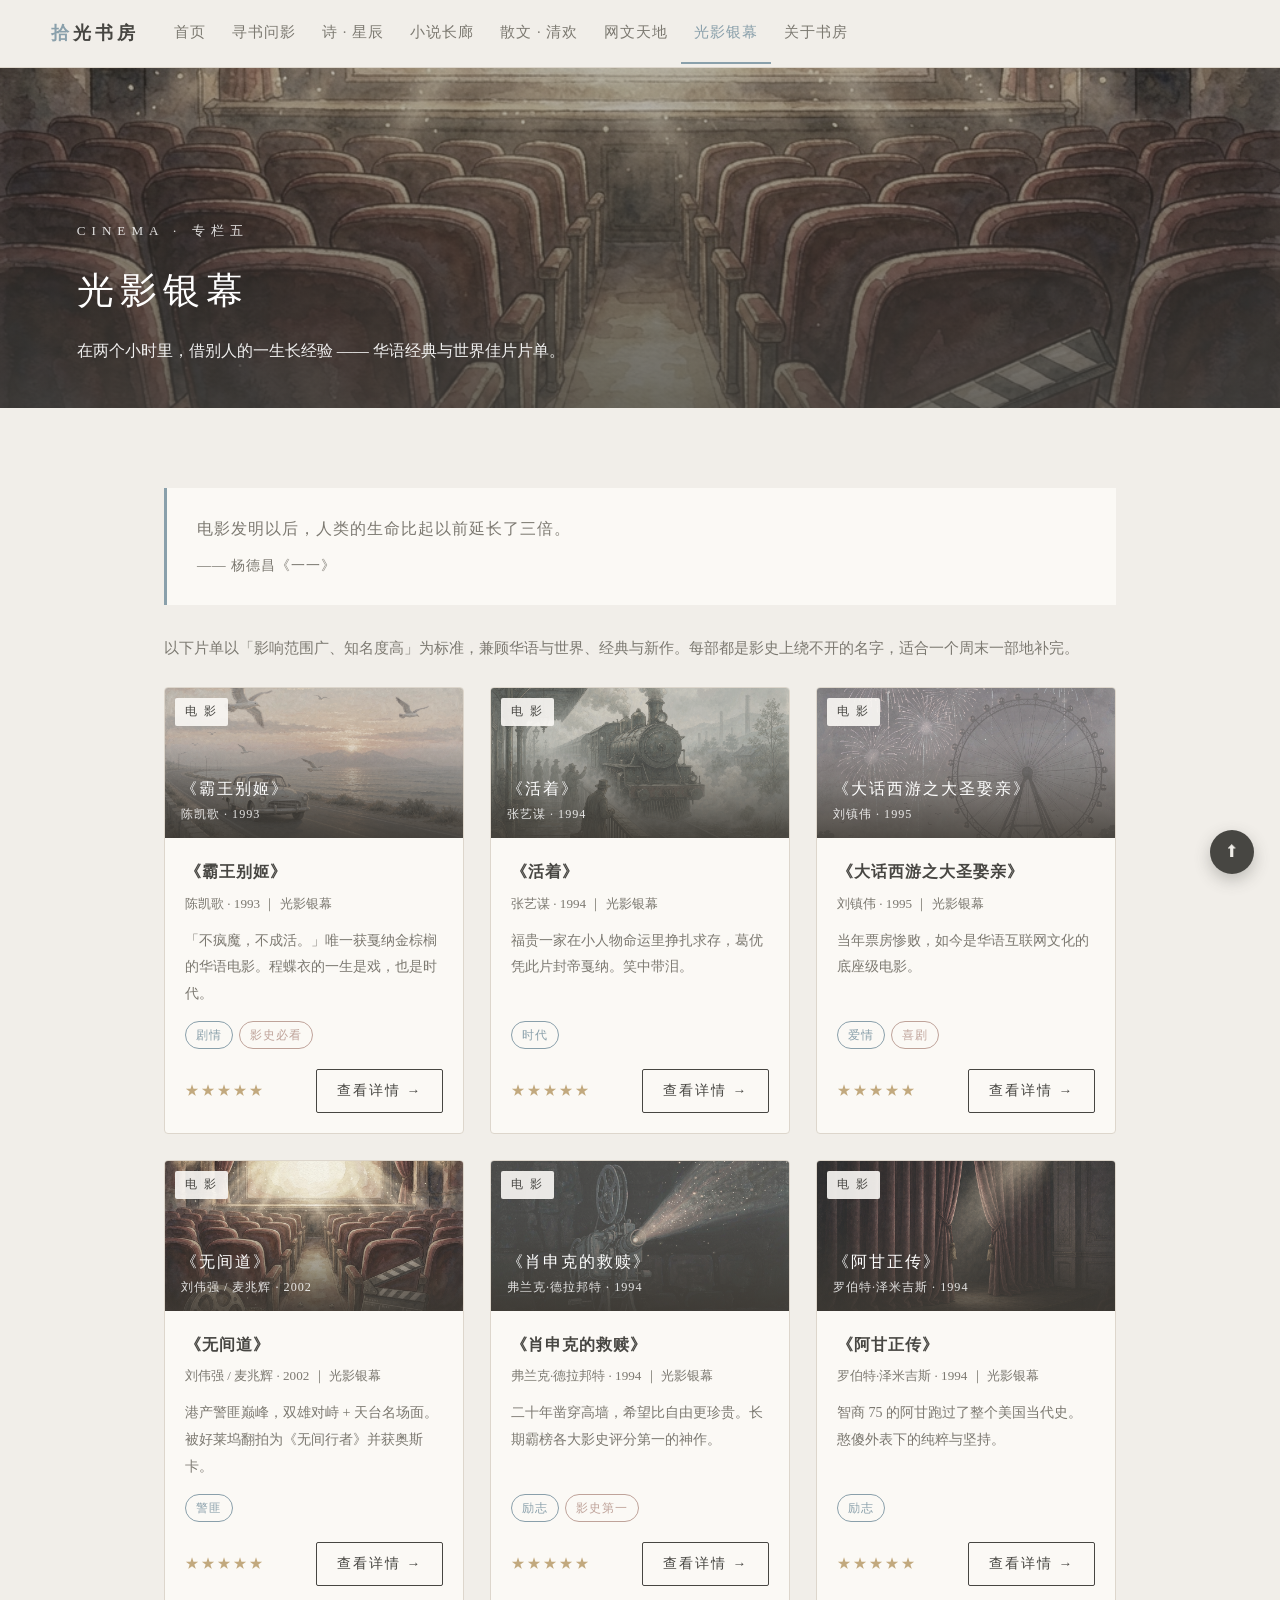
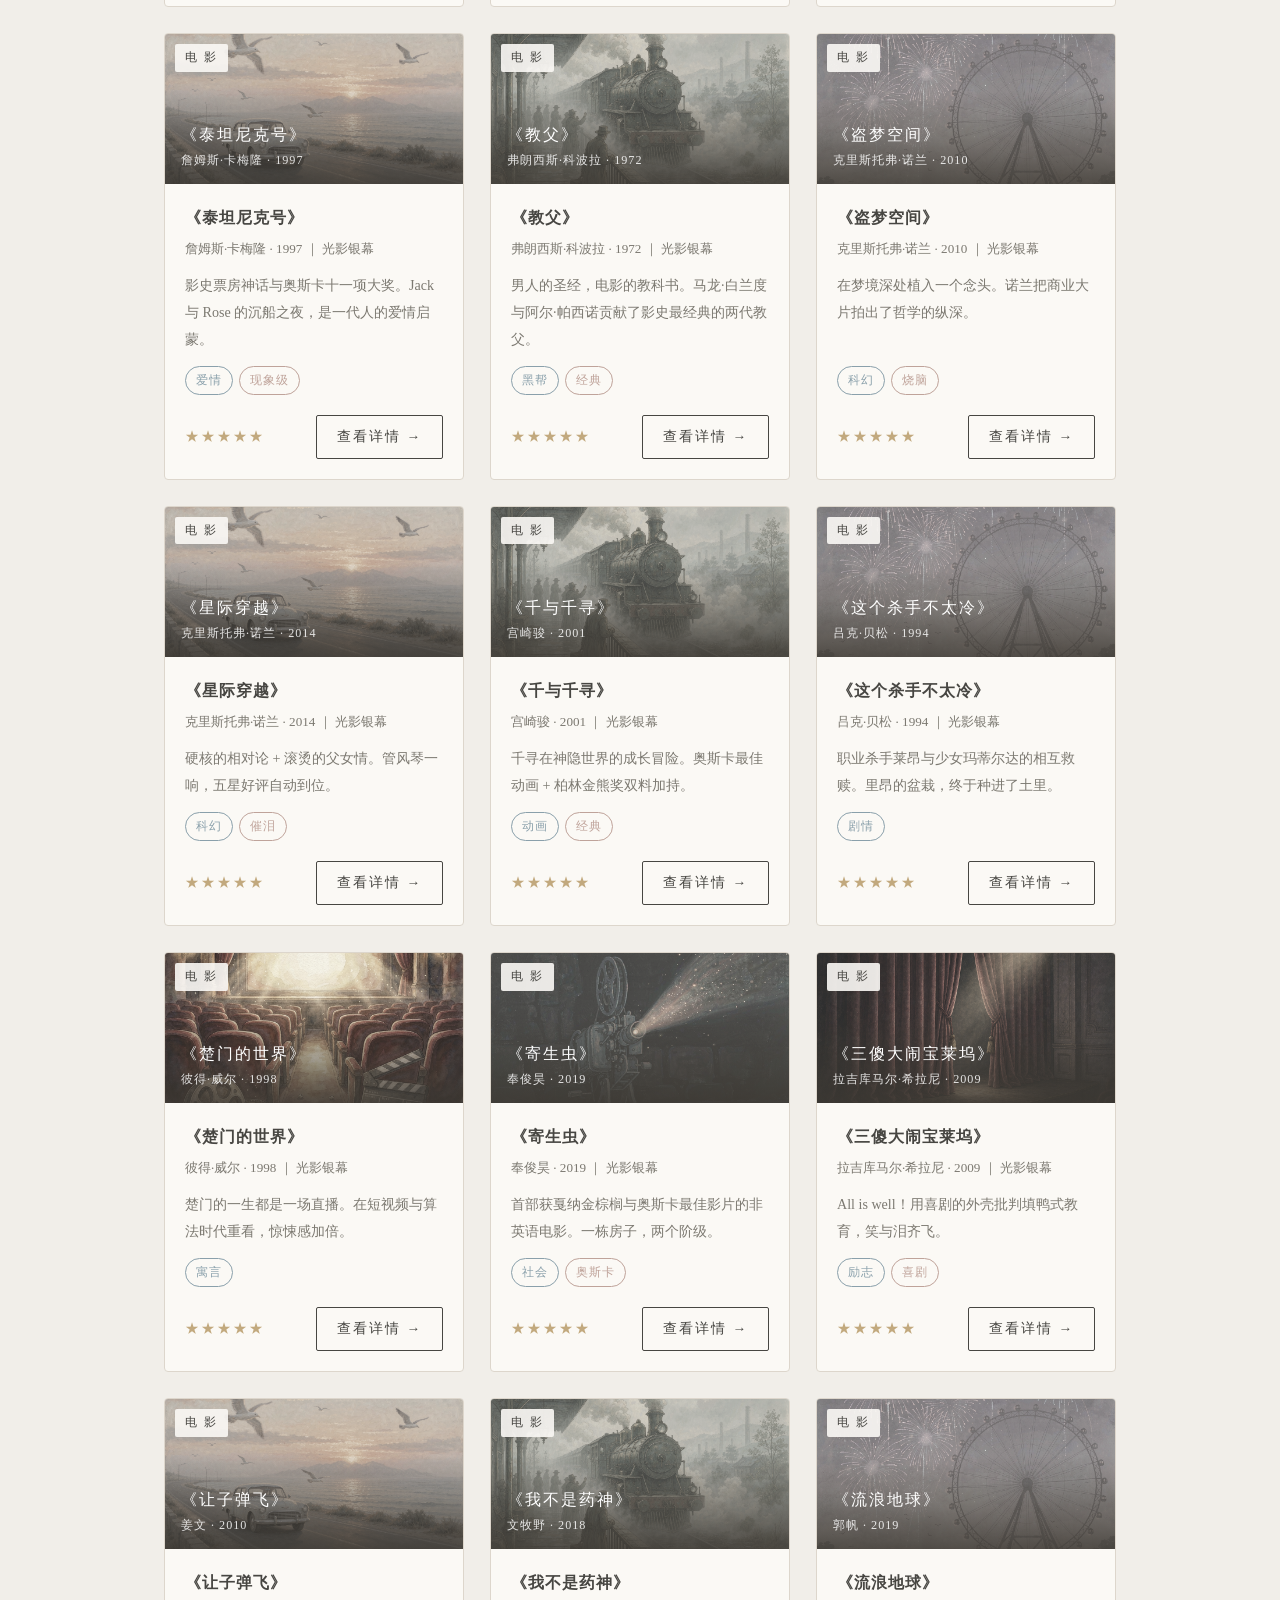
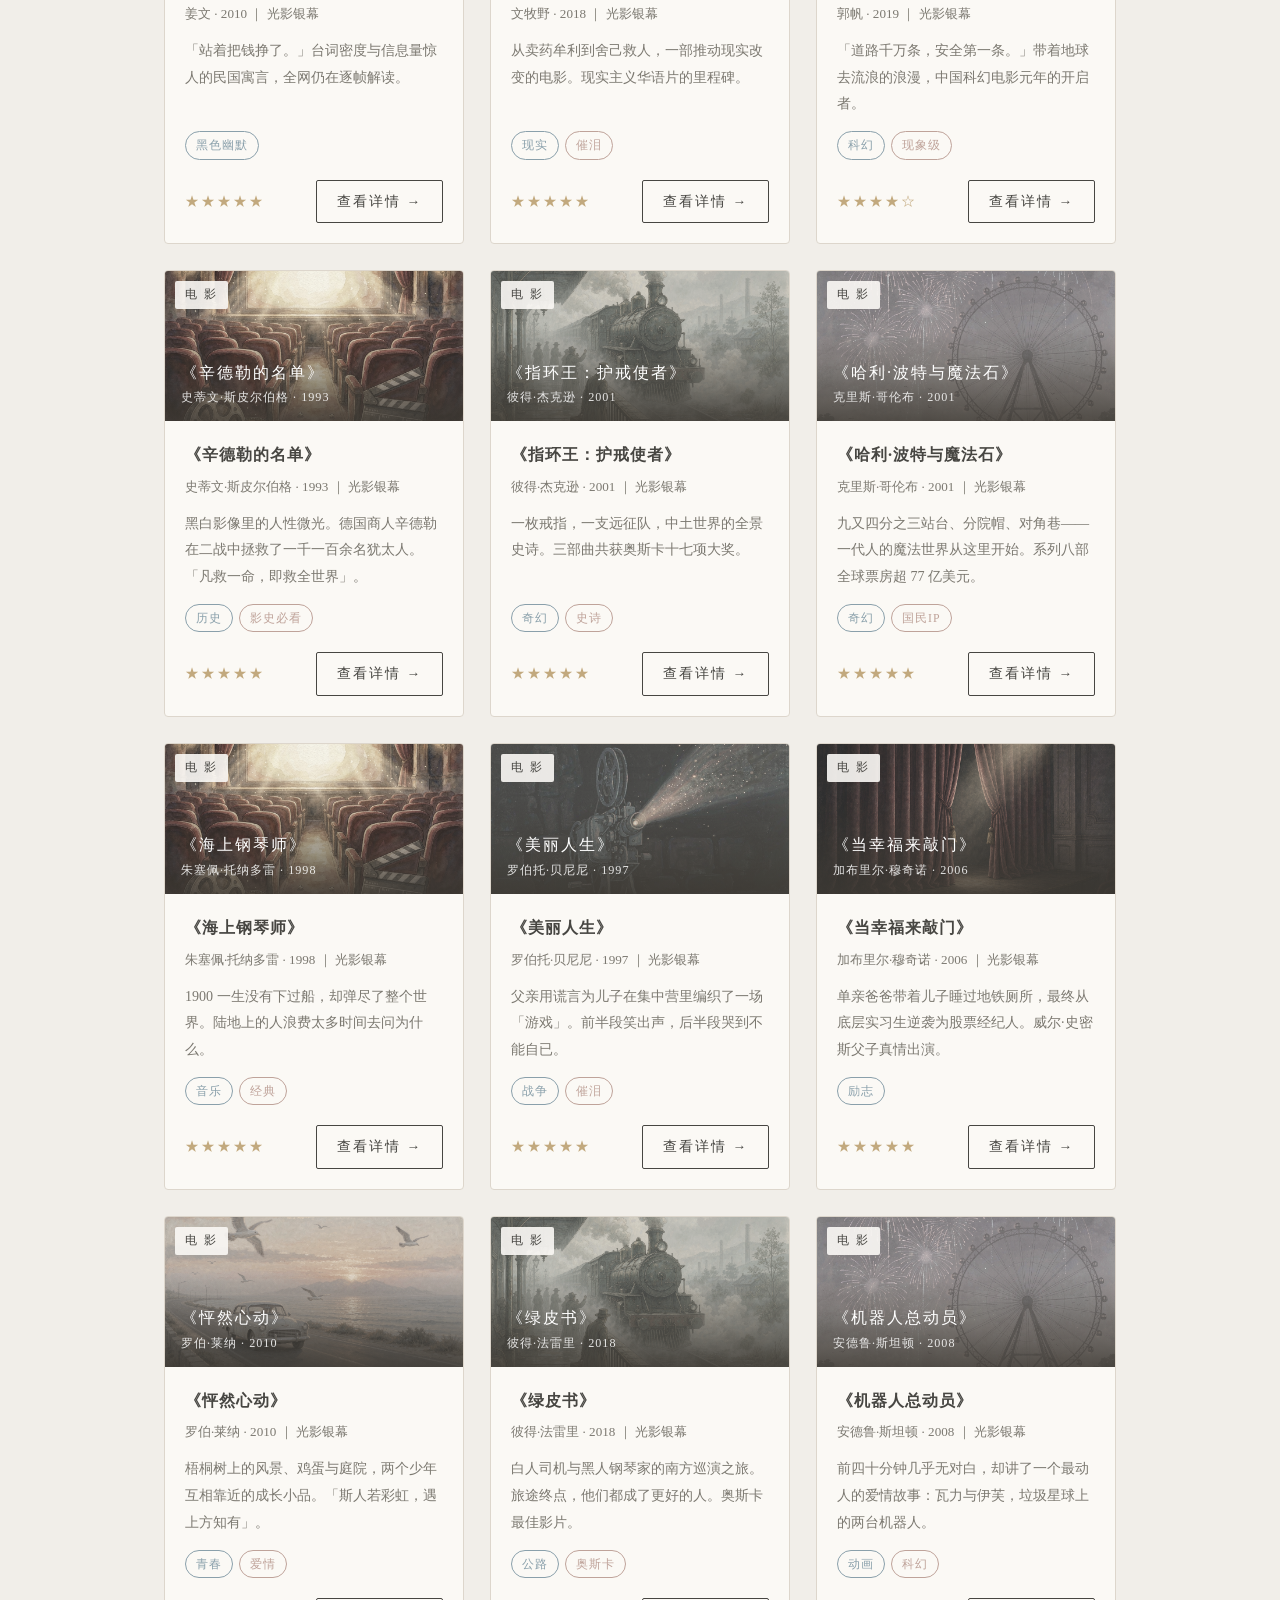
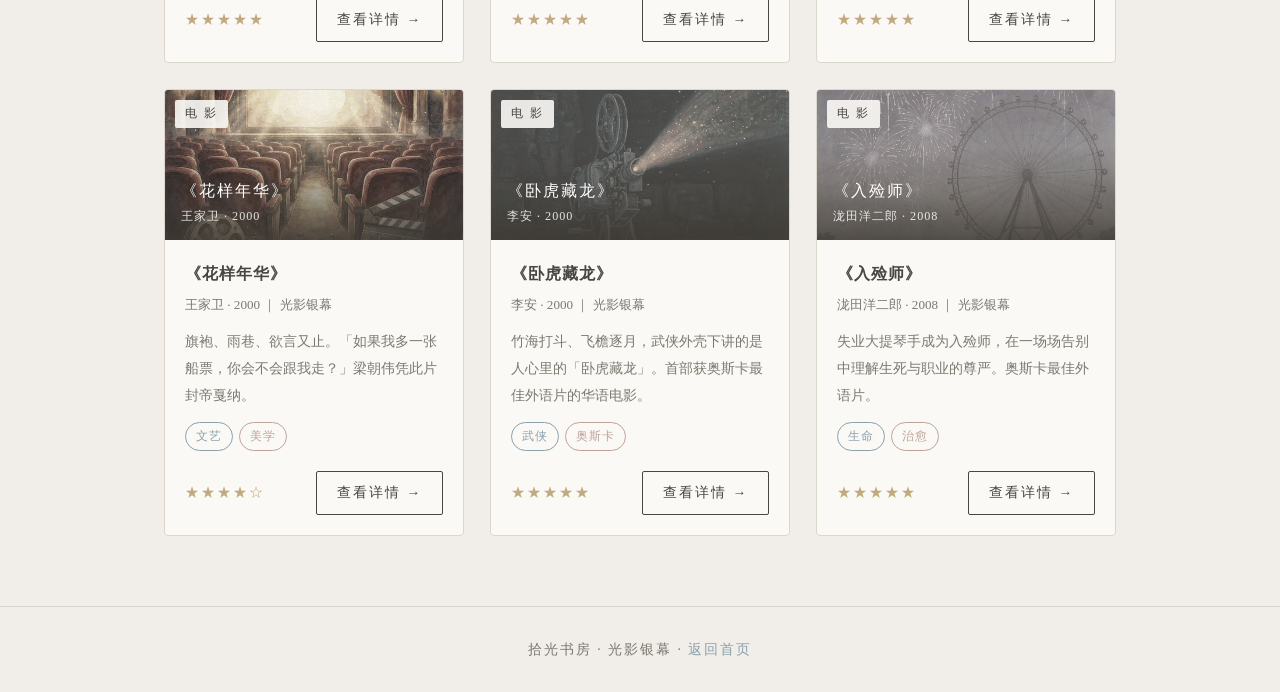
<file: movie.html>
<!DOCTYPE html>
<html lang="zh-CN">
<head>
<meta charset="UTF-8">
<meta name="viewport" content="width=device-width, initial-scale=1.0">
<title>光影银幕 · 拾光书房</title>
<link rel="stylesheet" href="style.css">
</head>
<body>

<nav class="nav">
  <div class="logo"><i>拾</i>光书房</div>
  <a class="link" href="index.html">首页</a>
  <a class="link" href="recommend.html">寻书问影</a>
  <a class="link" href="poetry.html">诗 · 星辰</a>
  <a class="link" href="fiction.html">小说长廊</a>
  <a class="link" href="essay.html">散文 · 清欢</a>
  <a class="link" href="webnovel.html">网文天地</a>
  <a class="link active" href="movie.html">光影银幕</a>
  <a class="link" href="about.html">关于书房</a>
</nav>

<header class="hero">
  <img class="bg" src="images/movie.png" alt="光影银幕">
  <div class="hero-text">
    <div class="kicker">CINEMA · 专栏五</div>
    <h1>光影银幕</h1>
    <p>在两个小时里，借别人的一生长经验 —— 华语经典与世界佳片片单。</p>
  </div>
</header>

<div class="container">
  <div class="quote">电影发明以后，人类的生命比起以前延长了三倍。<span class="from">—— 杨德昌《一一》</span></div>
  <p class="section-sub">以下片单以「影响范围广、知名度高」为标准，兼顾华语与世界、经典与新作。每部都是影史上绕不开的名字，适合一个周末一部地补完。</p>
  <div class="grid" id="movie-list"></div>
</div>

<footer>
  拾光书房 · 光影银幕 · <a href="index.html">返回首页</a>
</footer>
<a class="top-btn" href="#" title="回到顶部">⬆</a>

<script src="data.js"></script>
<script src="script.js"></script>
<script>renderCategory("movie", "movie-list");</script>

</body>
</html>
</file>
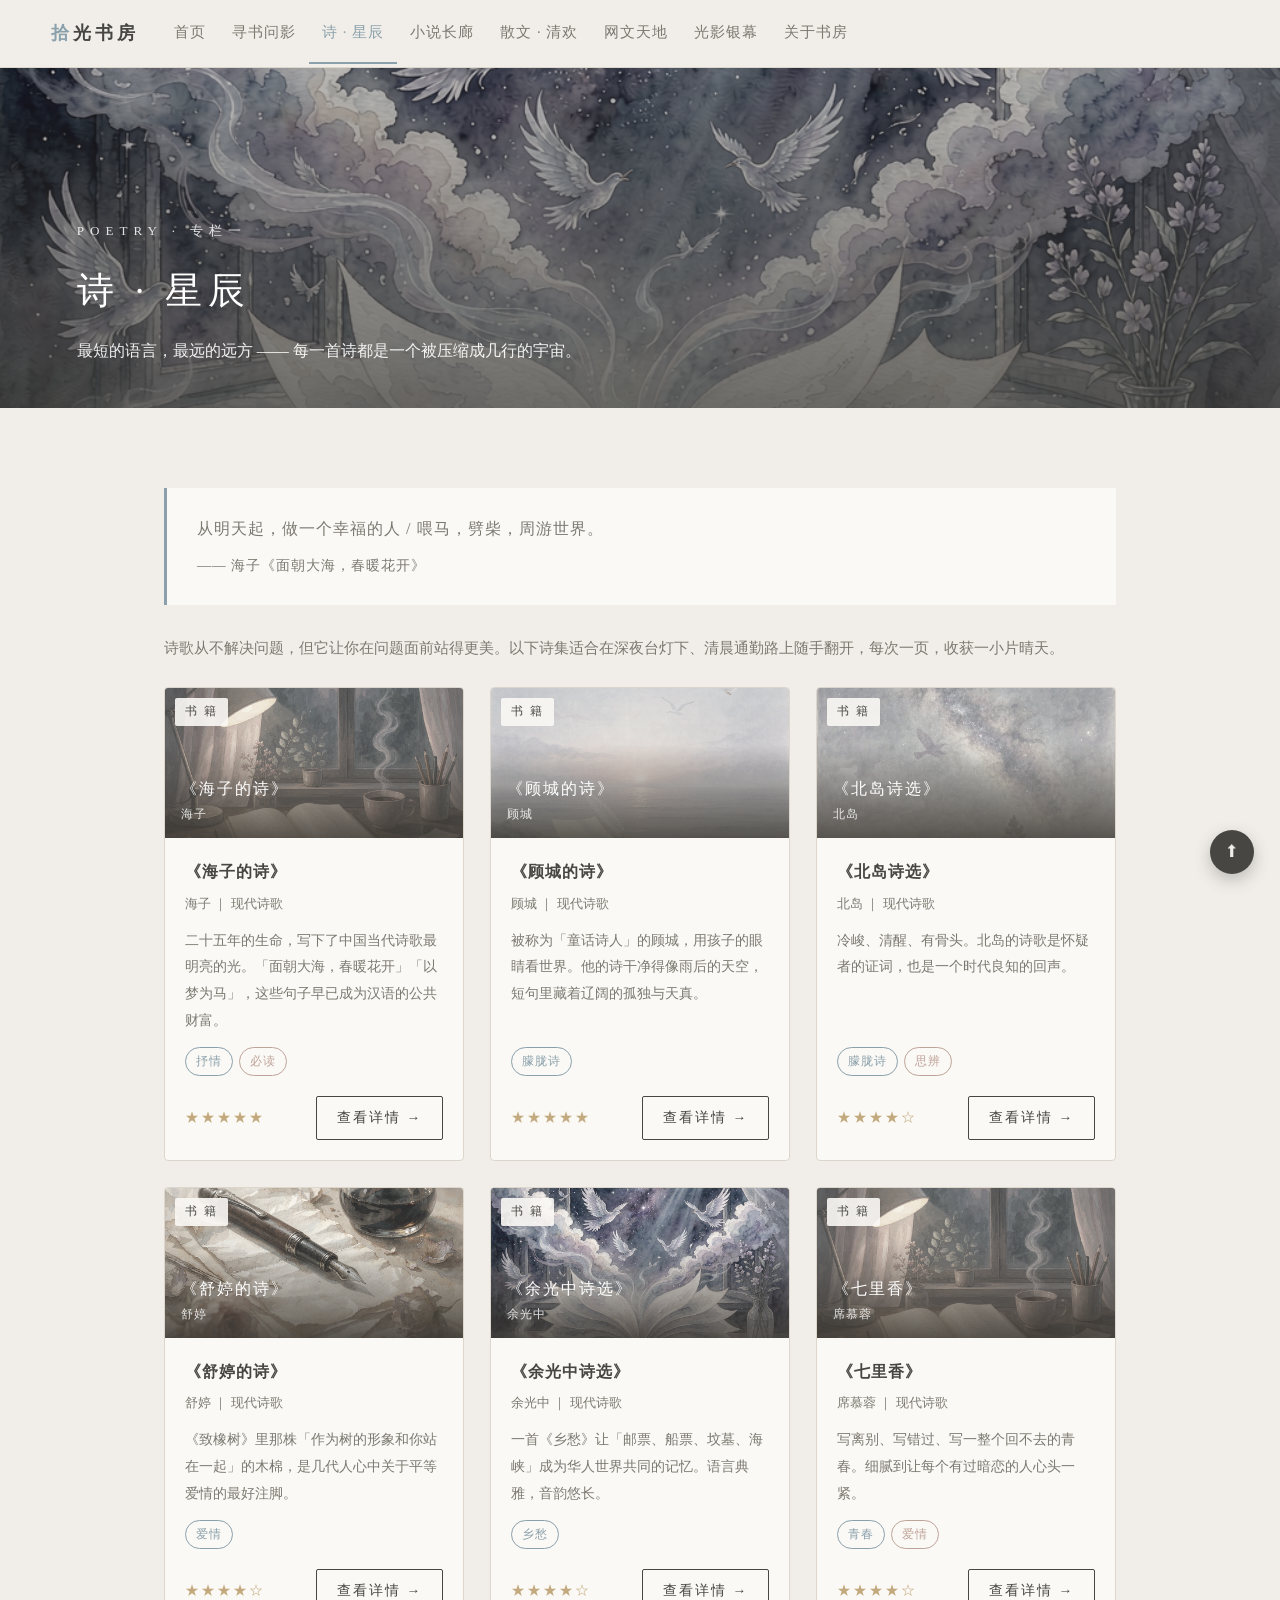
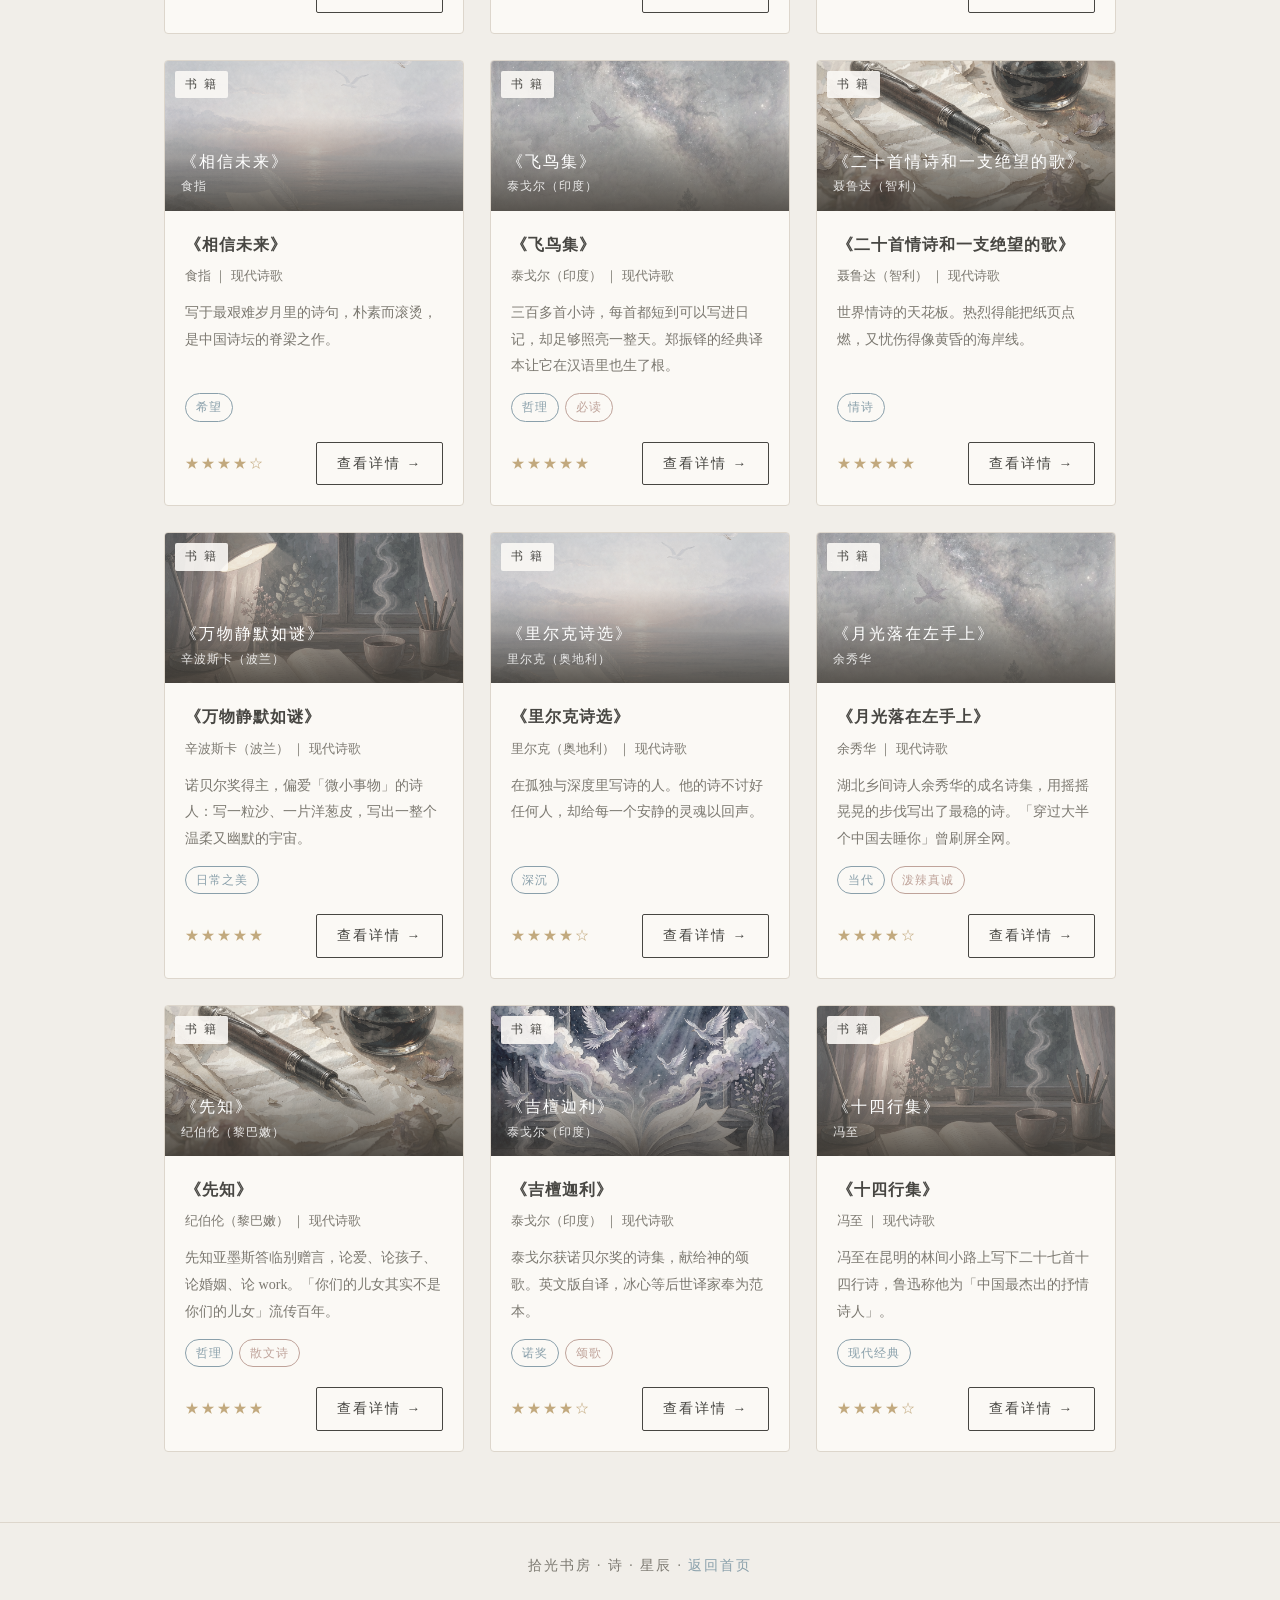
<file: poetry.html>
<!DOCTYPE html>
<html lang="zh-CN">
<head>
<meta charset="UTF-8">
<meta name="viewport" content="width=device-width, initial-scale=1.0">
<title>诗 · 星辰 · 拾光书房</title>
<link rel="stylesheet" href="style.css">
</head>
<body>

<nav class="nav">
  <div class="logo"><i>拾</i>光书房</div>
  <a class="link" href="index.html">首页</a>
  <a class="link" href="recommend.html">寻书问影</a>
  <a class="link active" href="poetry.html">诗 · 星辰</a>
  <a class="link" href="fiction.html">小说长廊</a>
  <a class="link" href="essay.html">散文 · 清欢</a>
  <a class="link" href="webnovel.html">网文天地</a>
  <a class="link" href="movie.html">光影银幕</a>
  <a class="link" href="about.html">关于书房</a>
</nav>

<header class="hero">
  <img class="bg" src="images/poetry.png" alt="现代诗歌">
  <div class="hero-text">
    <div class="kicker">POETRY · 专栏一</div>
    <h1>诗 · 星辰</h1>
    <p>最短的语言，最远的远方 —— 每一首诗都是一个被压缩成几行的宇宙。</p>
  </div>
</header>

<div class="container">
  <div class="quote">从明天起，做一个幸福的人 / 喂马，劈柴，周游世界。<span class="from">—— 海子《面朝大海，春暖花开》</span></div>
  <p class="section-sub">诗歌从不解决问题，但它让你在问题面前站得更美。以下诗集适合在深夜台灯下、清晨通勤路上随手翻开，每次一页，收获一小片晴天。</p>
  <div class="grid" id="poetry-list"></div>
</div>

<footer>
  拾光书房 · 诗 · 星辰 · <a href="index.html">返回首页</a>
</footer>
<a class="top-btn" href="#" title="回到顶部">⬆</a>

<script src="data.js"></script>
<script src="script.js"></script>
<script>renderCategory("poetry", "poetry-list");</script>

</body>
</html>
</file>
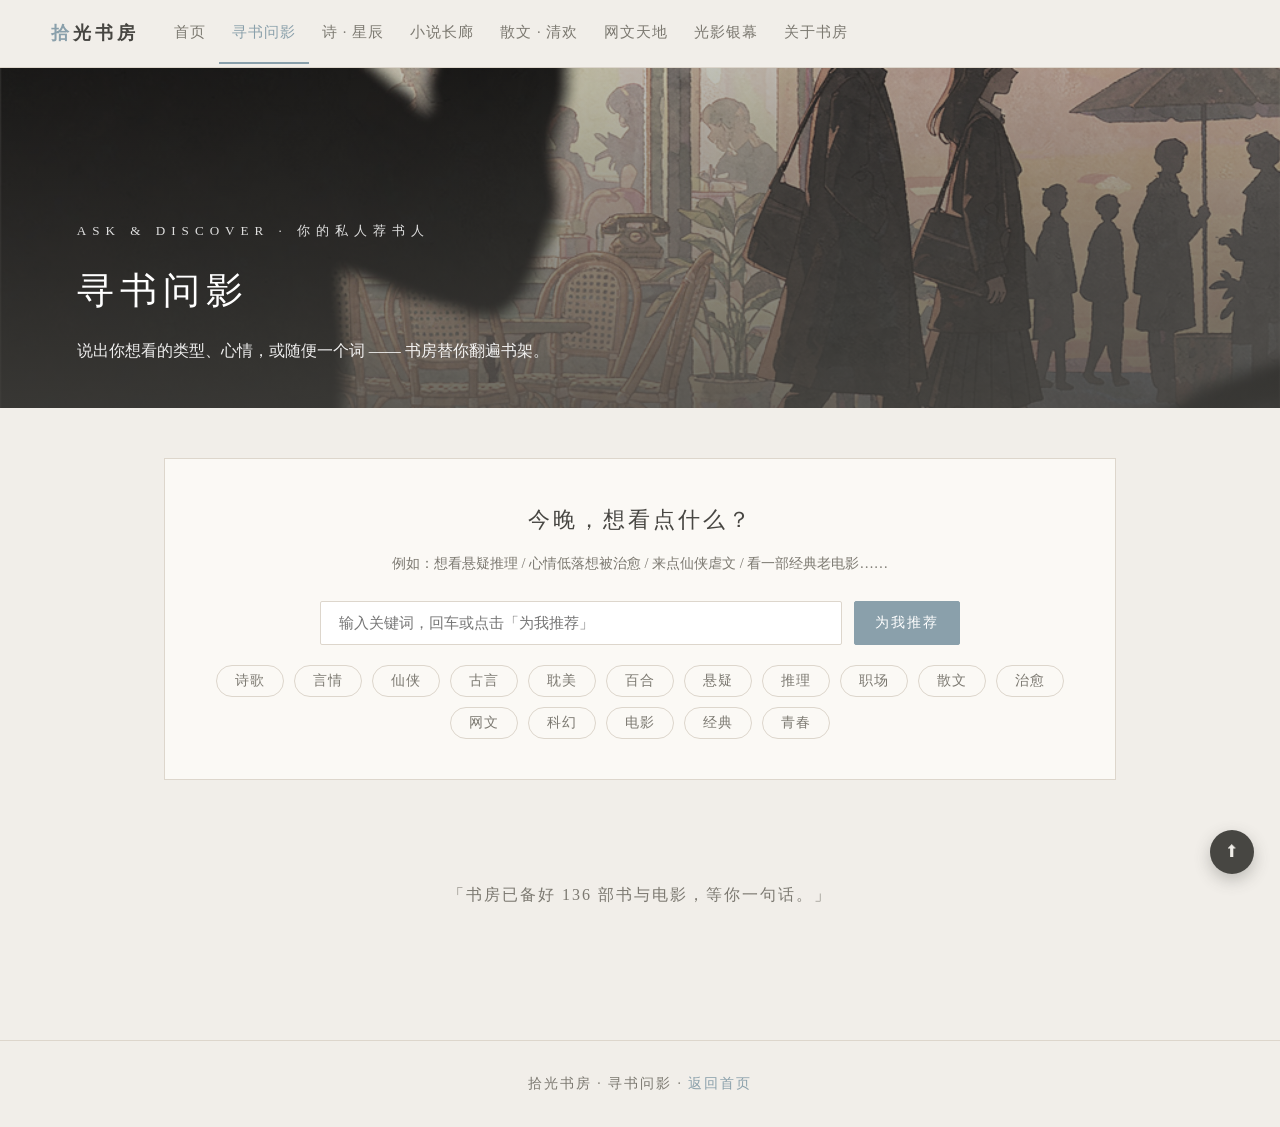
<file: recommend.html>
<!DOCTYPE html>
<html lang="zh-CN">
<head>
<meta charset="UTF-8">
<meta name="viewport" content="width=device-width, initial-scale=1.0">
<title>寻书问影 · 拾光书房</title>
<link rel="stylesheet" href="style.css">
</head>
<body>

<nav class="nav">
  <div class="logo"><i>拾</i>光书房</div>
  <a class="link" href="index.html">首页</a>
  <a class="link active" href="recommend.html">寻书问影</a>
  <a class="link" href="poetry.html">诗 · 星辰</a>
  <a class="link" href="fiction.html">小说长廊</a>
  <a class="link" href="essay.html">散文 · 清欢</a>
  <a class="link" href="webnovel.html">网文天地</a>
  <a class="link" href="movie.html">光影银幕</a>
  <a class="link" href="about.html">关于书房</a>
</nav>

<header class="hero">
  <img class="bg" src="images/romance.png" alt="寻书问影">
  <div class="hero-text">
    <div class="kicker">ASK &amp; DISCOVER · 你的私人荐书人</div>
    <h1>寻书问影</h1>
    <p>说出你想看的类型、心情，或随便一个词 —— 书房替你翻遍书架。</p>
  </div>
</header>

<div class="container">

  <div class="ask-box">
    <h2>今晚，想看点什么？</h2>
    <div class="hint">例如：想看悬疑推理 / 心情低落想被治愈 / 来点仙侠虐文 / 看一部经典老电影……</div>
    <div class="row">
      <input type="text" id="q" placeholder="输入关键词，回车或点击「为我推荐」" autocomplete="off">
      <button class="btn solid" onclick="doSearch()">为我推荐</button>
    </div>
    <div class="chip-row" id="chips"></div>
  </div>

  <h2 class="section-title" id="result-title" style="display:none;"><span class="no">荐</span><span id="result-label"></span></h2>
  <div class="grid" id="result"></div>
  <div class="empty" id="empty">「书房已备好 <span id="db-count"></span> 部书与电影，等你一句话。」</div>

</div>

<footer>
  拾光书房 · 寻书问影 · <a href="index.html">返回首页</a>
</footer>
<a class="top-btn" href="#" title="回到顶部">⬆</a>

<script src="data.js"></script>
<script src="script.js"></script>
<script>
var CHIPS = ["诗歌","言情","仙侠","古言","耽美","百合","悬疑","推理","职场","散文","治愈","网文","科幻","电影","经典","青春"];
document.getElementById("db-count").textContent = DB.length;
var chipBox = document.getElementById("chips");
CHIPS.forEach(function (c) {
  var b = document.createElement("button");
  b.className = "chip"; b.textContent = c;
  b.onclick = function () {
    document.getElementById("q").value = c;
    doSearch();
  };
  chipBox.appendChild(b);
});

function doSearch() {
  var q = document.getElementById("q").value.trim();
  var box = document.getElementById("result");
  var empty = document.getElementById("empty");
  var title = document.getElementById("result-title");
  var label = document.getElementById("result-label");
  var list = searchItems(q);
  box.innerHTML = list.map(cardHtml).join("");
  empty.style.display = list.length ? "none" : "block";
  title.style.display = list.length ? "flex" : "none";
  label.textContent = '关于「' + q + '」的推荐 · 共 ' + list.length + ' 部';
}
document.getElementById("q").addEventListener("keydown", function (e) {
  if (e.key === "Enter") doSearch();
});
</script>

</body>
</html>
</file>
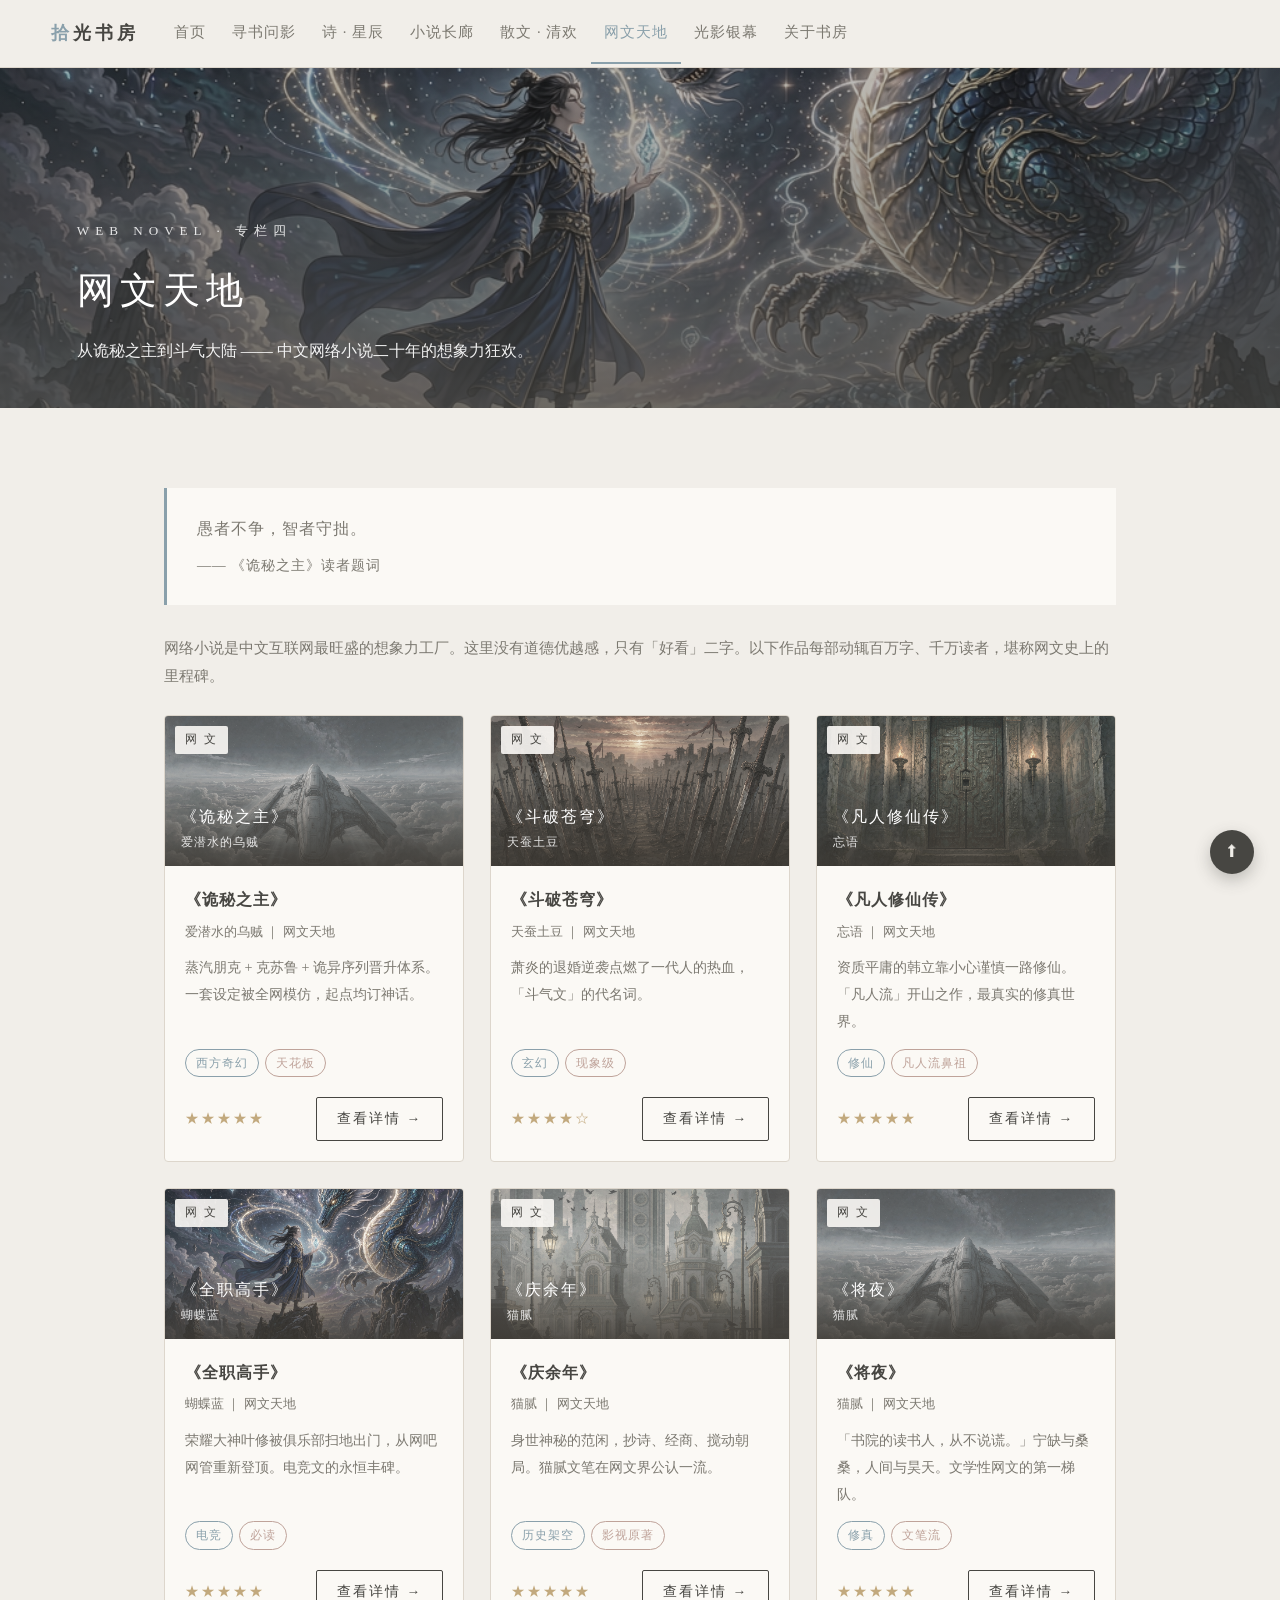
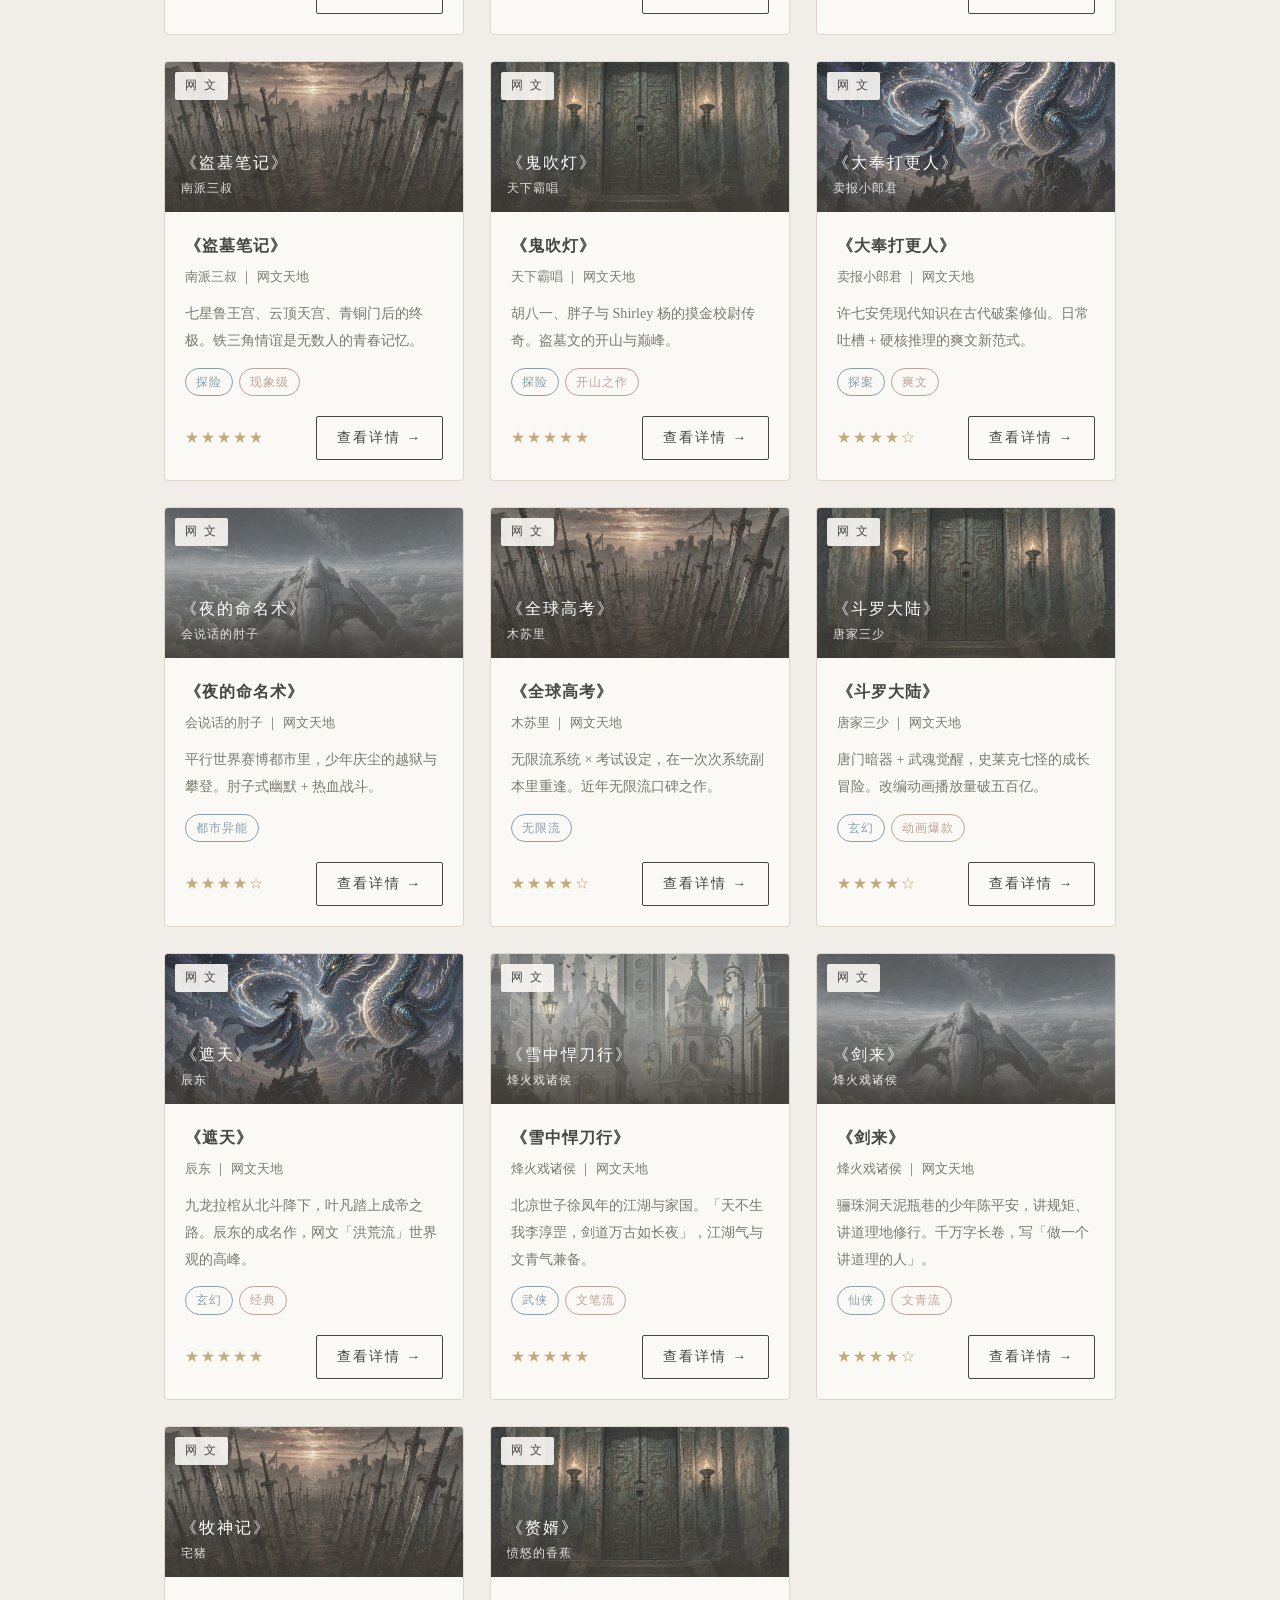
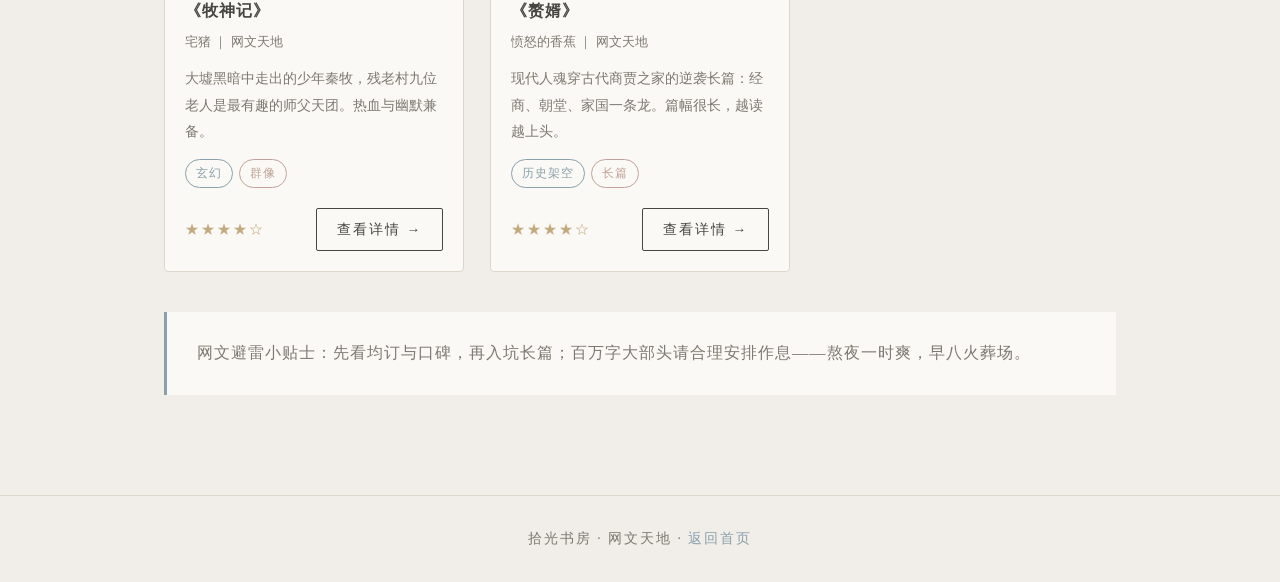
<file: webnovel.html>
<!DOCTYPE html>
<html lang="zh-CN">
<head>
<meta charset="UTF-8">
<meta name="viewport" content="width=device-width, initial-scale=1.0">
<title>网文天地 · 拾光书房</title>
<link rel="stylesheet" href="style.css">
</head>
<body>

<nav class="nav">
  <div class="logo"><i>拾</i>光书房</div>
  <a class="link" href="index.html">首页</a>
  <a class="link" href="recommend.html">寻书问影</a>
  <a class="link" href="poetry.html">诗 · 星辰</a>
  <a class="link" href="fiction.html">小说长廊</a>
  <a class="link" href="essay.html">散文 · 清欢</a>
  <a class="link active" href="webnovel.html">网文天地</a>
  <a class="link" href="movie.html">光影银幕</a>
  <a class="link" href="about.html">关于书房</a>
</nav>

<header class="hero">
  <img class="bg" src="images/fantasy.png" alt="网文天地">
  <div class="hero-text">
    <div class="kicker">WEB NOVEL · 专栏四</div>
    <h1>网文天地</h1>
    <p>从诡秘之主到斗气大陆 —— 中文网络小说二十年的想象力狂欢。</p>
  </div>
</header>

<div class="container">
  <div class="quote">愚者不争，智者守拙。<span class="from">—— 《诡秘之主》读者题词</span></div>
  <p class="section-sub">网络小说是中文互联网最旺盛的想象力工厂。这里没有道德优越感，只有「好看」二字。以下作品每部动辄百万字、千万读者，堪称网文史上的里程碑。</p>
  <div class="grid" id="webnovel-list"></div>
  <div class="quote" style="margin-top:40px;">网文避雷小贴士：先看均订与口碑，再入坑长篇；百万字大部头请合理安排作息——熬夜一时爽，早八火葬场。</div>
</div>

<footer>
  拾光书房 · 网文天地 · <a href="index.html">返回首页</a>
</footer>
<a class="top-btn" href="#" title="回到顶部">⬆</a>

<script src="data.js"></script>
<script src="script.js"></script>
<script>renderCategory("webnovel", "webnovel-list");</script>

</body>
</html>
</file>
<file: style.css>
/* ===== 拾光书房 · 莫兰迪色调 · 共用样式 ===== */
:root {
  --bg: #f1eee9;          /* 燕麦白 */
  --ink: #474642;         /* 墨灰 */
  --ink-light: #7c7971;   /* 浅墨 */
  --line: #ddd6cc;        /* 米灰线 */
  --mist-blue: #8aa0ab;   /* 雾霾蓝 */
  --smoke-pink: #bfa39a;  /* 烟粉 */
  --bean-green: #97a38c;  /* 豆绿 */
  --grey-purple: #9c8fa0; /* 灰紫 */
  --sand: #c2a97e;        /* 暖砂 */
  --card: #fbf9f5;        /* 卡片底 */
}

* { margin: 0; padding: 0; box-sizing: border-box; }

body {
  font-family: "Noto Serif SC", "Source Han Serif SC", "STSong", "SimSun", "Microsoft YaHei", serif;
  background: var(--bg);
  color: var(--ink);
  line-height: 1.9;
  -webkit-font-smoothing: antialiased;
}

/* ---------- 导航 ---------- */
.nav {
  position: sticky; top: 0; z-index: 100;
  background: rgba(241, 238, 233, .92);
  backdrop-filter: blur(8px);
  border-bottom: 1px solid var(--line);
  display: flex; align-items: center; flex-wrap: wrap;
  padding: 0 4%;
}
.nav .logo {
  font-size: 1.15em; font-weight: bold; letter-spacing: 4px;
  color: var(--ink); padding: 16px 22px 16px 0;
}
.nav .logo i { color: var(--mist-blue); font-style: normal; }
.nav a.link {
  color: var(--ink-light); text-decoration: none;
  padding: 16px 13px; font-size: .92em;
  letter-spacing: 1px;
  border-bottom: 2px solid transparent;
  transition: all .25s;
}
.nav a.link:hover { color: var(--ink); }
.nav a.link.active { color: var(--mist-blue); border-bottom-color: var(--mist-blue); }

/* ---------- 页头 ---------- */
.hero {
  position: relative;
  min-height: 340px;
  display: flex; align-items: flex-end;
  background-size: cover; background-position: center;
  color: #fff;
}
.hero img.bg {
  position: absolute; inset: 0; width: 100%; height: 100%;
  object-fit: cover;
  filter: saturate(.45) brightness(.85);
}
.hero::after {
  content: ""; position: absolute; inset: 0;
  background: linear-gradient(180deg, rgba(71,70,66,.15), rgba(71,70,66,.72));
}
.hero .hero-text { position: relative; z-index: 2; padding: 46px 6% 42px; max-width: 900px; }
.hero .kicker {
  font-size: .82em; letter-spacing: 6px; text-transform: uppercase;
  color: rgba(255,255,255,.85); margin-bottom: 12px;
}
.hero h1 { font-size: 2.3em; font-weight: normal; letter-spacing: 6px; }
.hero p { margin-top: 10px; opacity: .92; font-size: 1em; }

/* ---------- 版心 ---------- */
.container { max-width: 1080px; margin: 0 auto; padding: 50px 5% 70px; }

.section-title {
  font-size: 1.32em; font-weight: normal; letter-spacing: 3px;
  margin: 52px 0 10px;
  display: flex; align-items: baseline; gap: 14px;
}
.section-title:first-child { margin-top: 0; }
.section-title::after {
  content: ""; flex: 1; height: 1px; background: var(--line);
}
.section-title .no {
  font-size: .7em; color: var(--ink-light); letter-spacing: 2px;
}
.section-sub { color: var(--ink-light); font-size: .92em; margin-bottom: 24px; }

/* ---------- 引言 ---------- */
.quote {
  margin: 30px 0; padding: 26px 30px;
  background: var(--card); border-left: 3px solid var(--mist-blue);
  color: var(--ink-light); font-style: normal; font-size: 1.02em;
  letter-spacing: 1px;
}
.quote .from { display: block; margin-top: 8px; font-size: .85em; color: var(--ink-light); }

/* ---------- 卡片 ---------- */
.grid { display: grid; grid-template-columns: repeat(auto-fill, minmax(240px, 1fr)); gap: 26px; }
.card {
  background: var(--card); border: 1px solid var(--line);
  border-radius: 4px; overflow: hidden;
  display: flex; flex-direction: column;
  transition: transform .35s, box-shadow .35s;
}
.card:hover { transform: translateY(-5px); box-shadow: 0 14px 30px rgba(71,70,66,.12); }
.card .cover { height: 150px; overflow: hidden; position: relative; }
.card .cover img {
  width: 100%; height: 100%; object-fit: cover;
  filter: saturate(.5) opacity(.9);
  transition: transform .5s;
}
.card:hover .cover img { transform: scale(1.05); }
.card .cover .badge {
  position: absolute; top: 10px; left: 10px;
  font-size: .72em; letter-spacing: 2px;
  padding: 3px 10px; border-radius: 2px;
  background: rgba(251,249,245,.9); color: var(--ink);
}
/* 封面底部标题叠层 —— 像真正的书封/海报 */
.card .cover-ov {
  position: absolute; left: 0; right: 0; bottom: 0;
  padding: 34px 16px 12px;
  background: linear-gradient(180deg, transparent, rgba(60,56,50,.82));
  color: #fff; display: flex; flex-direction: column;
}
.card .cover-ov b {
  font-weight: normal; font-size: 1.02em; letter-spacing: 2px; line-height: 1.4;
}
.card .cover-ov span {
  font-size: .76em; letter-spacing: 1px; opacity: .85; margin-top: 2px;
}
.card .body { padding: 18px 20px 20px; flex: 1; display: flex; flex-direction: column; }
.card h3 { font-size: 1.03em; font-weight: bold; letter-spacing: 1px; margin-bottom: 4px; }
.card .meta { font-size: .82em; color: var(--ink-light); margin-bottom: 10px; }
.card p { font-size: .88em; color: var(--ink-light); flex: 1; }
.card .foot {
  margin-top: 14px; display: flex;
  align-items: center; justify-content: space-between;
}
.stars { color: var(--sand); font-size: .85em; letter-spacing: 2px; }
.tags { margin-top: 12px; }
.tag {
  display: inline-block; font-size: .74em; letter-spacing: 1px;
  padding: 2px 10px; margin: 0 6px 6px 0;
  border: 1px solid var(--line); border-radius: 999px;
  color: var(--ink-light); background: transparent;
}
.tag.c1 { border-color: var(--mist-blue); color: var(--mist-blue); }
.tag.c2 { border-color: var(--smoke-pink); color: var(--smoke-pink); }
.tag.c3 { border-color: var(--bean-green); color: var(--bean-green); }
.tag.c4 { border-color: var(--grey-purple); color: var(--grey-purple); }

/* ---------- 按钮 ---------- */
.btn {
  display: inline-block; text-decoration: none; cursor: pointer;
  font-size: .85em; letter-spacing: 2px;
  padding: 8px 20px; border-radius: 2px;
  border: 1px solid var(--ink);
  color: var(--ink); background: transparent;
  transition: all .3s;
  font-family: inherit;
}
.btn:hover { background: var(--ink); color: var(--bg); }
.btn.solid { background: var(--mist-blue); border-color: var(--mist-blue); color: #fff; }
.btn.solid:hover { background: #78909c; border-color: #78909c; }

/* ---------- 推荐页 ---------- */
.ask-box {
  background: var(--card); border: 1px solid var(--line);
  padding: 40px 5%; text-align: center; margin-bottom: 40px;
}
.ask-box h2 { font-size: 1.4em; font-weight: normal; letter-spacing: 3px; margin-bottom: 8px; }
.ask-box .hint { color: var(--ink-light); font-size: .9em; margin-bottom: 24px; }
.ask-box .row { display: flex; gap: 12px; max-width: 640px; margin: 0 auto; }
.ask-box input {
  flex: 1; padding: 12px 18px; font-size: .95em;
  border: 1px solid var(--line); border-radius: 2px;
  background: #fff; color: var(--ink); font-family: inherit;
  outline: none;
}
.ask-box input:focus { border-color: var(--mist-blue); }
.chip-row { margin-top: 20px; display: flex; flex-wrap: wrap; gap: 10px; justify-content: center; }
.chip {
  font-size: .85em; letter-spacing: 1px; cursor: pointer;
  padding: 6px 18px; border-radius: 999px;
  border: 1px solid var(--line); background: transparent;
  color: var(--ink-light); transition: all .25s; font-family: inherit;
}
.chip:hover { border-color: var(--mist-blue); color: var(--mist-blue); }
.chip.on { background: var(--mist-blue); border-color: var(--mist-blue); color: #fff; }

.empty { text-align: center; color: var(--ink-light); padding: 60px 0; letter-spacing: 2px; }

/* ---------- 详情页 ---------- */
.detail-head { display: flex; gap: 36px; align-items: flex-start; flex-wrap: wrap; }
.detail-cover {
  width: 260px; flex-shrink: 0; border: 1px solid var(--line);
  border-radius: 4px; overflow: hidden;
}
.detail-cover img { width: 100%; height: 340px; object-fit: cover; filter: saturate(.5); }
.detail-info { flex: 1; min-width: 280px; }
.detail-info .cat-line {
  font-size: .8em; letter-spacing: 3px; color: var(--mist-blue); margin-bottom: 8px;
}
.detail-info h1 { font-size: 1.8em; font-weight: normal; letter-spacing: 3px; }
.detail-info .meta { color: var(--ink-light); margin: 10px 0 16px; font-size: .95em; }
.detail-info .desc { margin-bottom: 14px; }
.block-title {
  font-size: 1.05em; letter-spacing: 3px; margin: 36px 0 14px;
  padding-bottom: 8px; border-bottom: 1px solid var(--line);
}
.back-line { margin-top: 50px; }

/* ---------- 页脚 ---------- */
footer {
  border-top: 1px solid var(--line);
  color: var(--ink-light);
  text-align: center; padding: 30px 5%;
  font-size: .85em; letter-spacing: 2px;
}
footer a { color: var(--mist-blue); text-decoration: none; }

/* ---------- 回到顶部 ---------- */
.top-btn {
  position: fixed; right: 26px; bottom: 26px;
  width: 44px; height: 44px; border-radius: 50%;
  background: var(--ink); color: var(--bg);
  display: flex; align-items: center; justify-content: center;
  text-decoration: none; font-size: 17px;
  box-shadow: 0 6px 16px rgba(71,70,66,.3);
  transition: transform .3s;
}
.top-btn:hover { transform: translateY(-4px); }

/* ---------- 首页特有 ---------- */
.slogan-block { text-align: center; padding: 70px 5% 40px; }
.slogan-block .slogan {
  font-size: 2.2em; letter-spacing: 6px; color: var(--ink);
  font-weight: normal;
}
.slogan-block .slogan em {
  font-style: normal; color: var(--smoke-pink);
}
.slogan-block .sub { color: var(--ink-light); margin-top: 14px; letter-spacing: 2px; }
.feature-grid { display: grid; grid-template-columns: repeat(auto-fit, minmax(220px, 1fr)); gap: 22px; margin-top: 30px; }
.feature {
  background: var(--card); border: 1px solid var(--line);
  padding: 28px 24px; text-align: center;
}
.feature .ico { font-size: 1.7em; margin-bottom: 10px; }
.feature h3 { font-size: 1.02em; letter-spacing: 2px; margin-bottom: 8px; font-weight: normal; }
.feature p { font-size: .86em; color: var(--ink-light); }
.num { color: var(--mist-blue); font-size: 2.2em; font-family: Georgia, serif; }

@media (max-width: 640px) {
  .hero h1 { font-size: 1.6em; }
  .slogan-block .slogan { font-size: 1.5em; }
  .detail-cover { width: 100%; }
}
</file>
